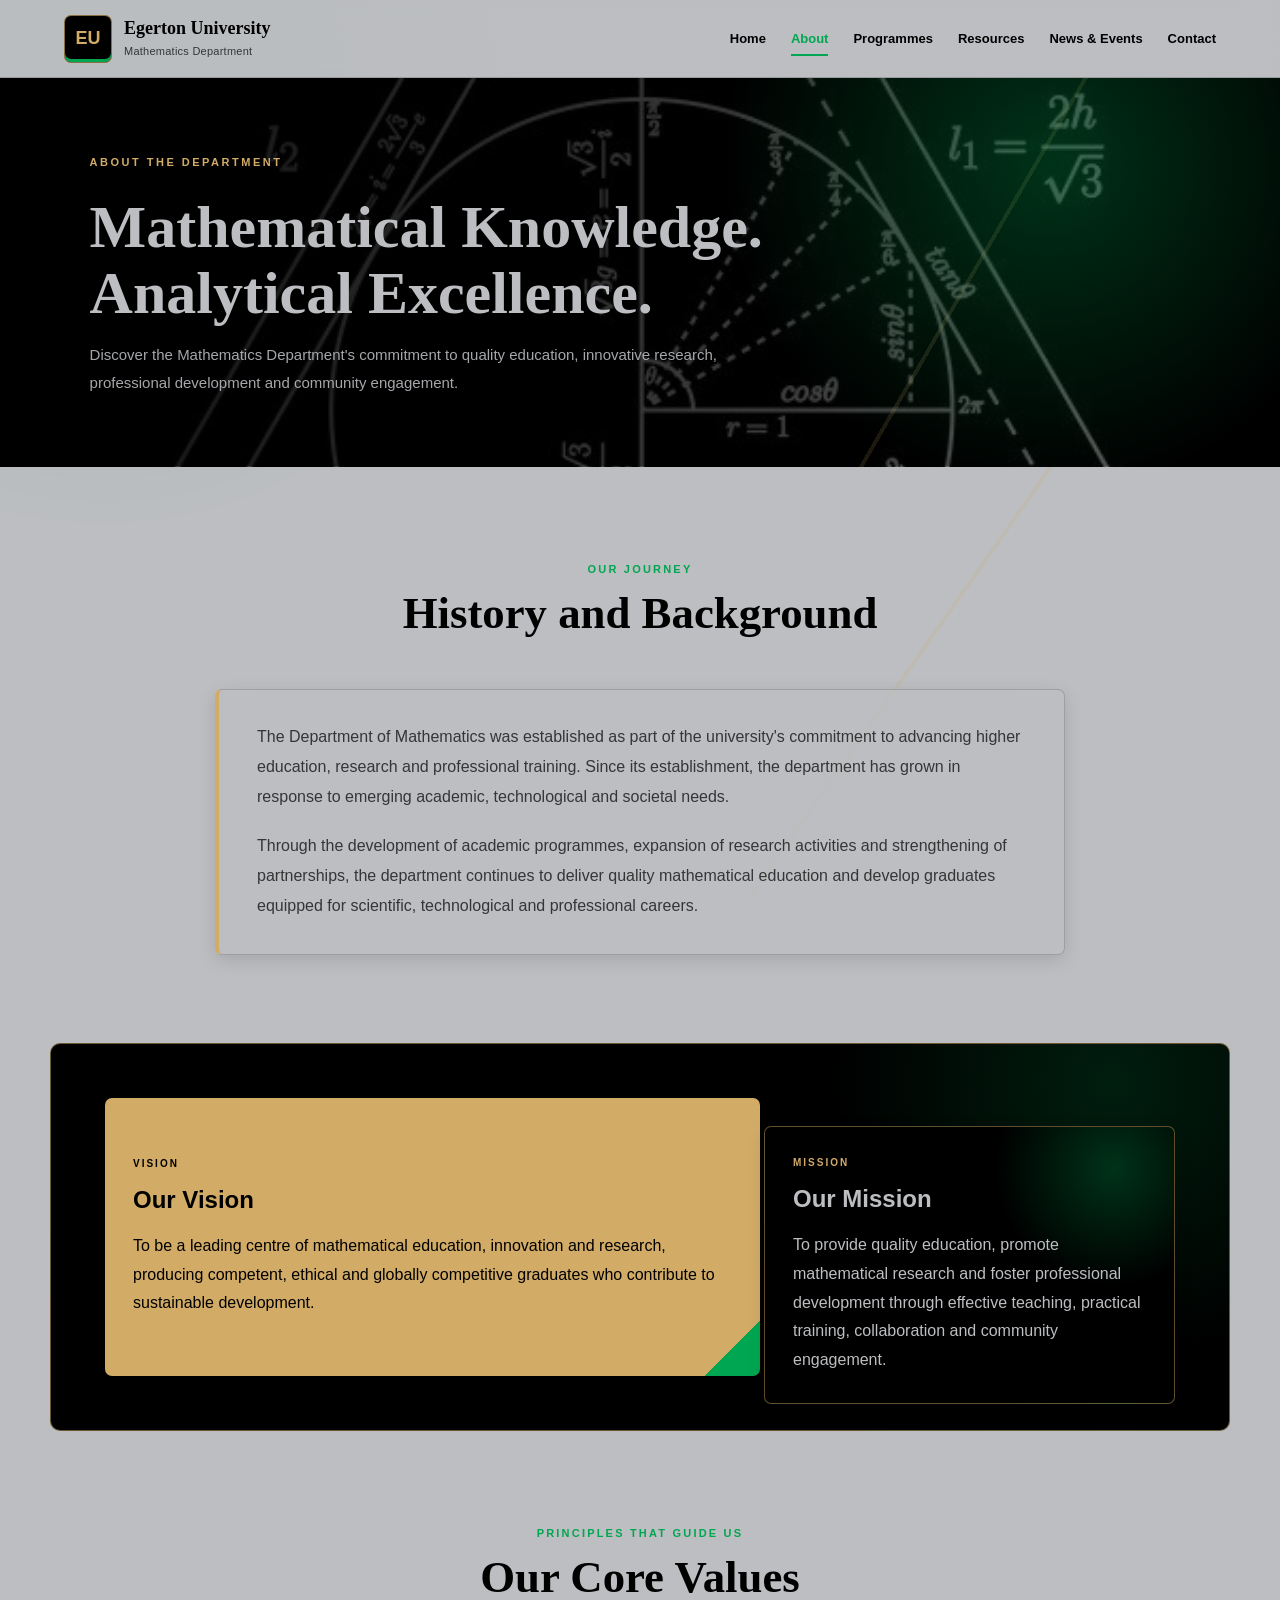
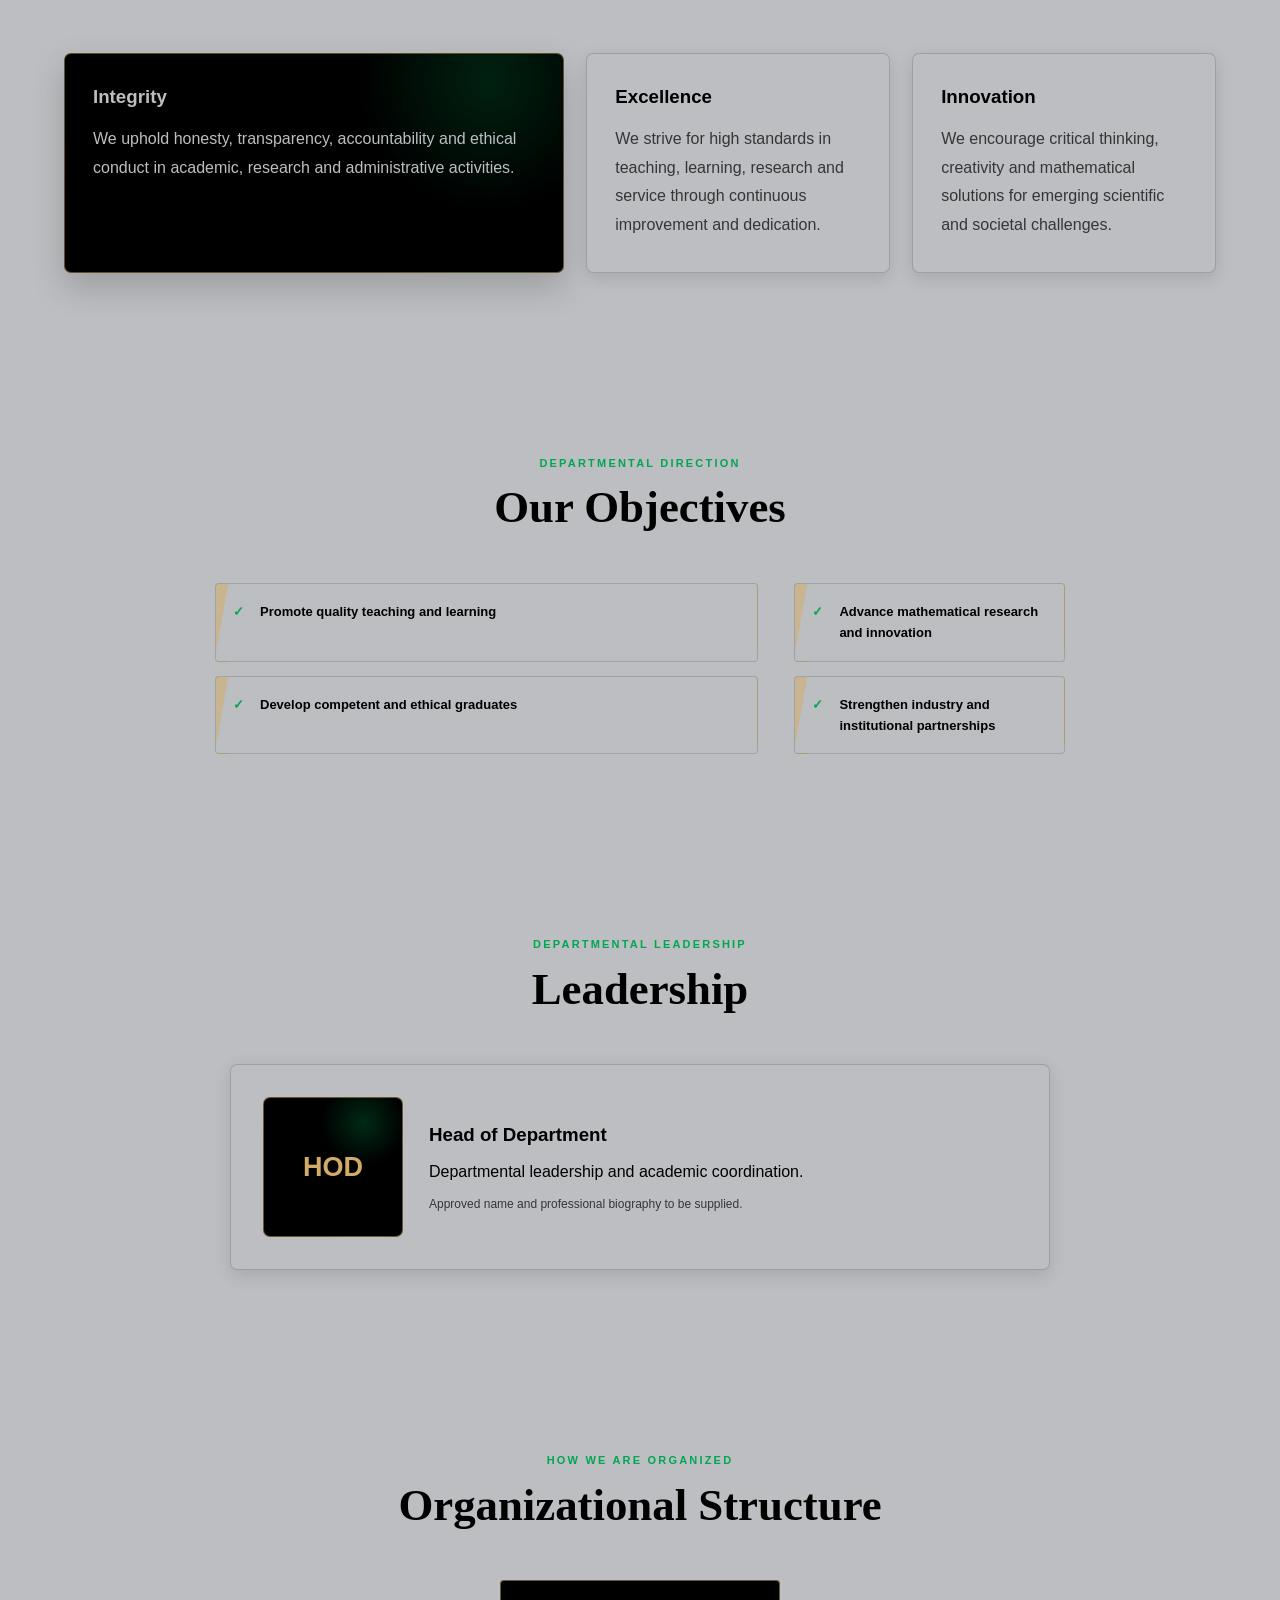
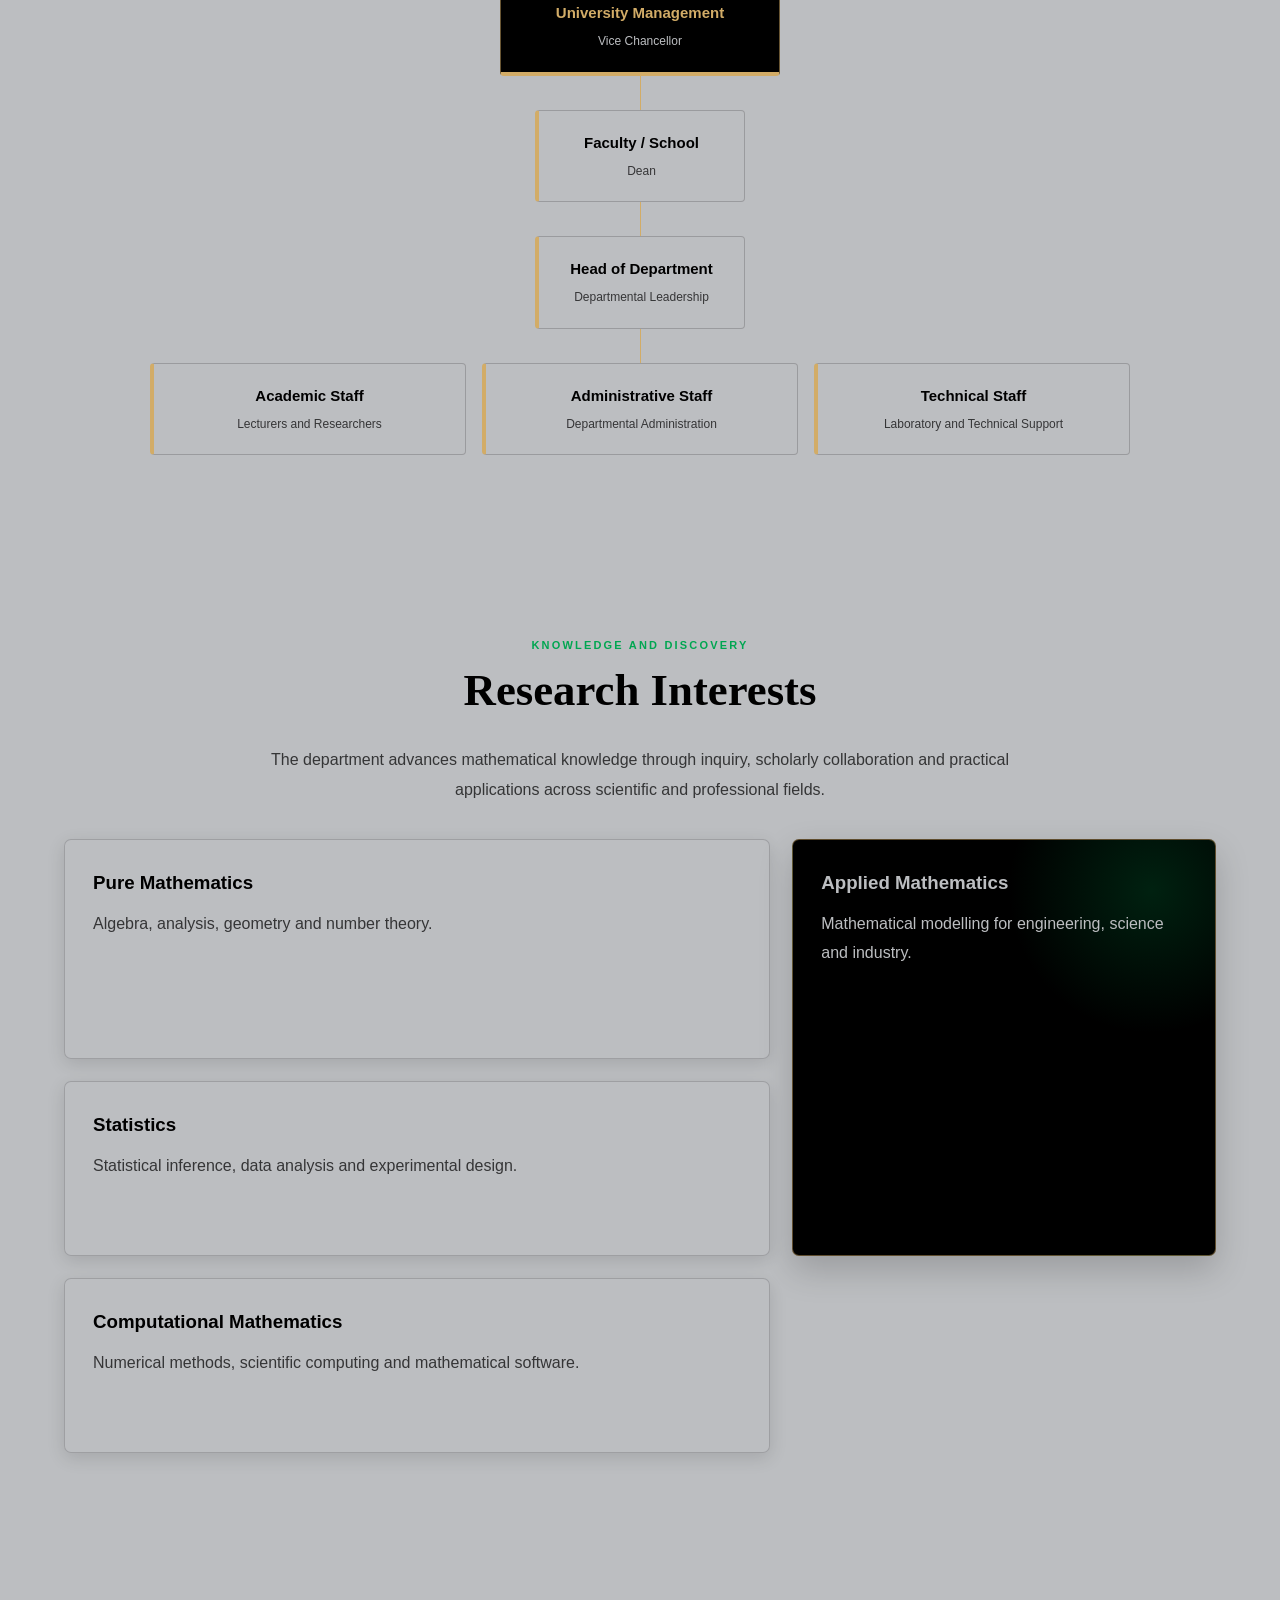
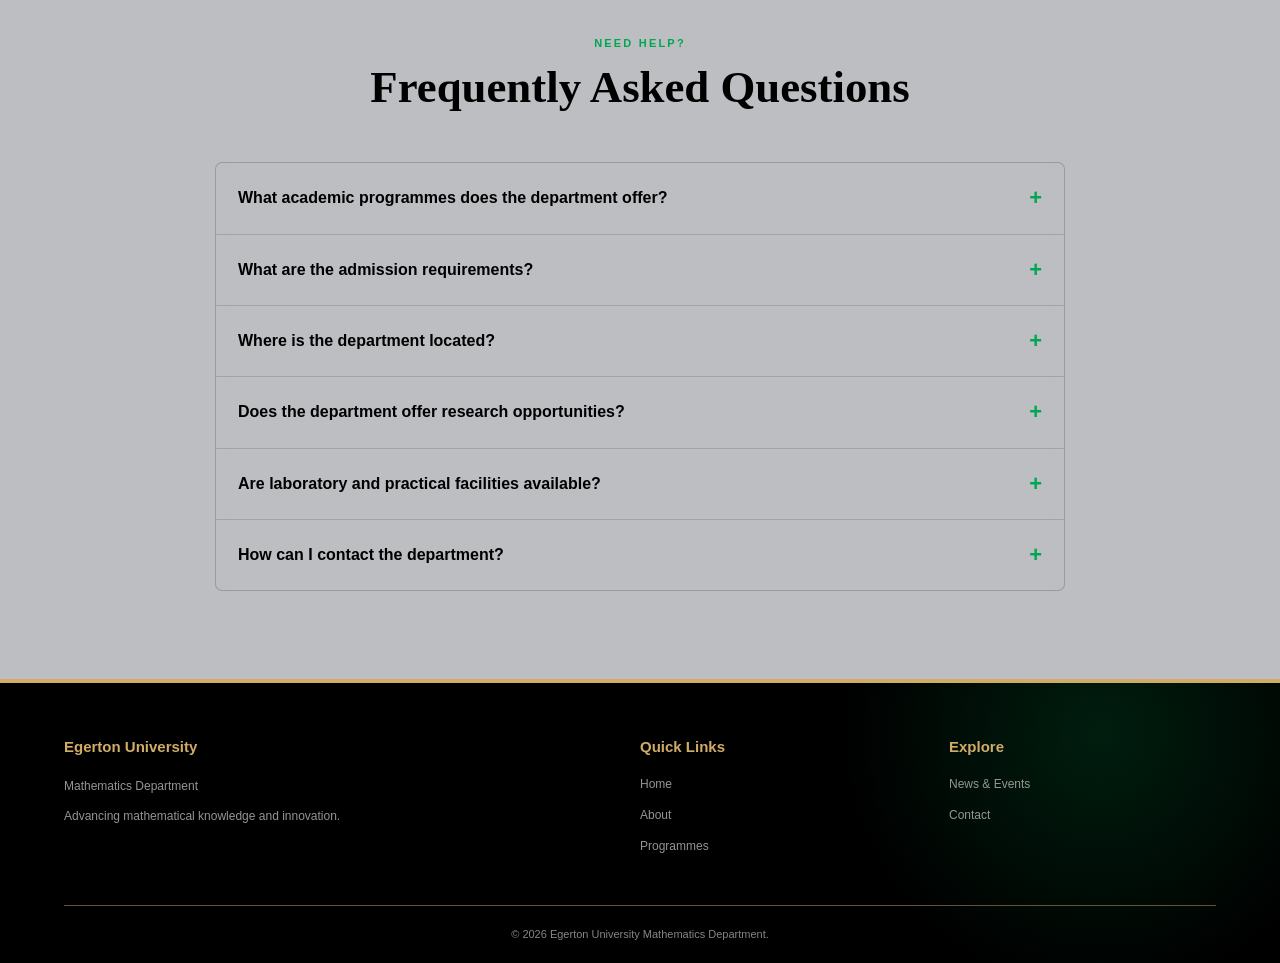
<file: about.html>
<!DOCTYPE html>
<html lang="en">
<head>
    <meta charset="UTF-8">
    <meta name="viewport" content="width=device-width, initial-scale=1.0">
    <title>About | Mathematics Department</title>
    <link rel="stylesheet" href="styles.css">
    <script src="index.js" defer></script>
</head>
<body>
    <header class="site-header">
        <div class="brand">
            <a href="index.html" class="logo" aria-label="Egerton Mathematics home">EU</a>
            <div class="brand-text"><h1>Egerton University</h1><p>Mathematics Department</p></div>
        </div>
        <nav class="main-nav" id="mainNav" aria-label="Main navigation">
            <a href="index.html">Home</a>
            <a href="about.html" class="active">About</a>
            <a href="index.html#programmes">Programmes</a>
            <a href="index.html#resources">Resources</a>
            <a href="main.html">News &amp; Events</a>
            <a href="contact.html">Contact</a>
        </nav>
        <button class="menu-toggle" id="menuToggle" type="button" aria-label="Open navigation menu" aria-expanded="false" aria-controls="mainNav">☰</button>
    </header>

    <main>
        <section class="page-hero" id="page_intro">
            <div>
                <span class="hero-tag">ABOUT THE DEPARTMENT</span>
                <h2>Mathematical Knowledge. Analytical Excellence.</h2>
                <p>Discover the Mathematics Department's commitment to quality education, innovative research, professional development and community engagement.</p>
            </div>
        </section>

        <section class="section-padding" id="history">
            <div class="section-heading"><span>OUR JOURNEY</span><h2>History and Background</h2></div>
            <div class="history-content">
                <p>The Department of Mathematics was established as part of the university's commitment to advancing higher education, research and professional training. Since its establishment, the department has grown in response to emerging academic, technological and societal needs.</p>
                <p>Through the development of academic programmes, expansion of research activities and strengthening of partnerships, the department continues to deliver quality mathematical education and develop graduates equipped for scientific, technological and professional careers.</p>
            </div>
        </section>

        <section class="section-padding vision-mission" id="vision-mission">
            <article class="value-card"><span class="card-label">VISION</span><h2>Our Vision</h2><p>To be a leading centre of mathematical education, innovation and research, producing competent, ethical and globally competitive graduates who contribute to sustainable development.</p></article>
            <article class="value-card" id="mission"><span class="card-label">MISSION</span><h2>Our Mission</h2><p>To provide quality education, promote mathematical research and foster professional development through effective teaching, practical training, collaboration and community engagement.</p></article>
        </section>

        <section class="section-padding" id="core-values">
            <div class="section-heading"><span>PRINCIPLES THAT GUIDE US</span><h2>Our Core Values</h2></div>
            <div class="values-container">
                <article class="value-card"><h3>Integrity</h3><p>We uphold honesty, transparency, accountability and ethical conduct in academic, research and administrative activities.</p></article>
                <article class="value-card"><h3>Excellence</h3><p>We strive for high standards in teaching, learning, research and service through continuous improvement and dedication.</p></article>
                <article class="value-card"><h3>Innovation</h3><p>We encourage critical thinking, creativity and mathematical solutions for emerging scientific and societal challenges.</p></article>
            </div>
        </section>

        <section class="section-padding" id="objectives">
            <div class="section-heading"><span>DEPARTMENTAL DIRECTION</span><h2>Our Objectives</h2></div>
            <ul class="objectives-list">
                <li>Promote quality teaching and learning</li>
                <li>Advance mathematical research and innovation</li>
                <li>Develop competent and ethical graduates</li>
                <li>Strengthen industry and institutional partnerships</li>
            </ul>
        </section>

        <section class="section-padding" id="leadership">
            <div class="section-heading"><span>DEPARTMENTAL LEADERSHIP</span><h2>Leadership</h2></div>
            <article class="leader-card">
                <div class="leader-placeholder" aria-label="Department portrait placeholder">HOD</div>
                <div><h3>Head of Department</h3><p>Departmental leadership and academic coordination.</p><p class="muted-note">Approved name and professional biography to be supplied.</p></div>
            </article>
        </section>

        <section class="section-padding" id="structure">
            <div class="section-heading"><span>HOW WE ARE ORGANIZED</span><h2>Organizational Structure</h2></div>
            <div class="organisation-chart">
                <div class="org-level"><div class="org-box university"><h3>University Management</h3><p>Vice Chancellor</p></div></div>
                <div class="org-line"></div>
                <div class="org-level"><div class="org-box faculty"><h3>Faculty / School</h3><p>Dean</p></div></div>
                <div class="org-line"></div>
                <div class="org-level"><div class="org-box department"><h3>Head of Department</h3><p>Departmental Leadership</p></div></div>
                <div class="org-line"></div>
                <div class="org-branches">
                    <div class="org-box"><h3>Academic Staff</h3><p>Lecturers and Researchers</p></div>
                    <div class="org-box"><h3>Administrative Staff</h3><p>Departmental Administration</p></div>
                    <div class="org-box"><h3>Technical Staff</h3><p>Laboratory and Technical Support</p></div>
                </div>
            </div>
        </section>

        <section class="section-padding" id="research">
            <div class="section-heading"><span>KNOWLEDGE AND DISCOVERY</span><h2>Research Interests</h2></div>
            <p class="research-introduction">The department advances mathematical knowledge through inquiry, scholarly collaboration and practical applications across scientific and professional fields.</p>
            <div class="research-container">
                <article class="value-card"><h3>Pure Mathematics</h3><p>Algebra, analysis, geometry and number theory.</p></article>
                <article class="value-card"><h3>Applied Mathematics</h3><p>Mathematical modelling for engineering, science and industry.</p></article>
                <article class="value-card"><h3>Statistics</h3><p>Statistical inference, data analysis and experimental design.</p></article>
                <article class="value-card"><h3>Computational Mathematics</h3><p>Numerical methods, scientific computing and mathematical software.</p></article>
            </div>
        </section>

        <section class="section-padding" id="faqs">
            <div class="section-heading"><span>NEED HELP?</span><h2>Frequently Asked Questions</h2></div>
            <div class="faq-list">
                <details><summary>What academic programmes does the department offer?</summary><p>Information on programmes is available on the department's academic programmes section.</p></details>
                <details><summary>What are the admission requirements?</summary><p>Admission requirements vary by programme and level. Applicants should consult the university's official admission guidelines.</p></details>
                <details><summary>Where is the department located?</summary><p>The department is located on the Egerton-Njoro campus. Contact details and directions are available on the contact page.</p></details>
                <details><summary>Does the department offer research opportunities?</summary><p>Yes. The department supports research among students and academic staff through projects, mentorship and academic collaboration.</p></details>
                <details><summary>Are laboratory and practical facilities available?</summary><p>The department provides relevant learning facilities and practical resources to support teaching, research, experimentation and skills development.</p></details>
                <details><summary>How can I contact the department?</summary><p>Use the departmental email, telephone number or contact form to submit an enquiry.</p></details>
            </div>
        </section>
    </main>

    <footer class="site-footer">
        <div class="footer-content">
            <div><h3>Egerton University</h3><p>Mathematics Department</p><p>Advancing mathematical knowledge and innovation.</p></div>
            <div><h3>Quick Links</h3><a href="index.html">Home</a><a href="about.html">About</a><a href="index.html#programmes">Programmes</a></div>
            <div><h3>Explore</h3><a href="main.html">News &amp; Events</a><a href="contact.html">Contact</a></div>
        </div>
        <div class="footer-bottom"><p>© 2026 Egerton University Mathematics Department.</p></div>
    </footer>
</body>
</html>
</file>
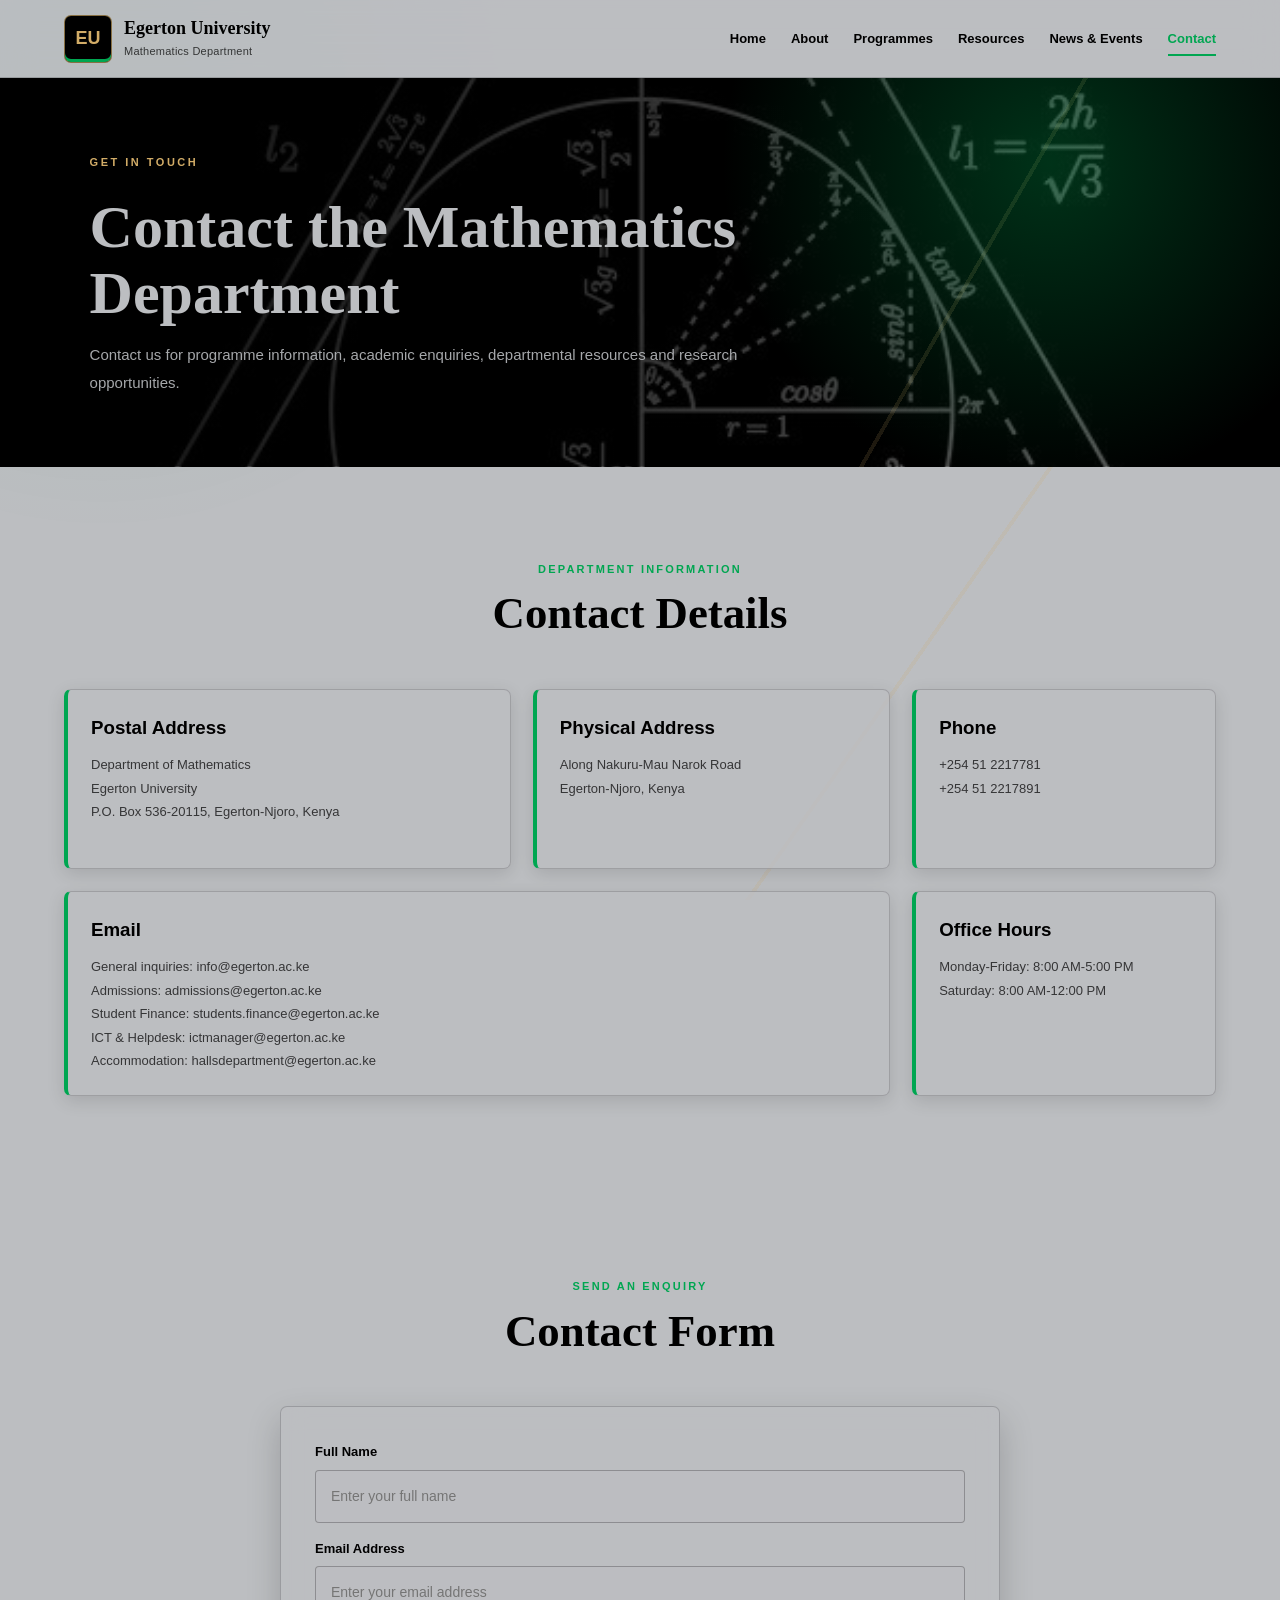
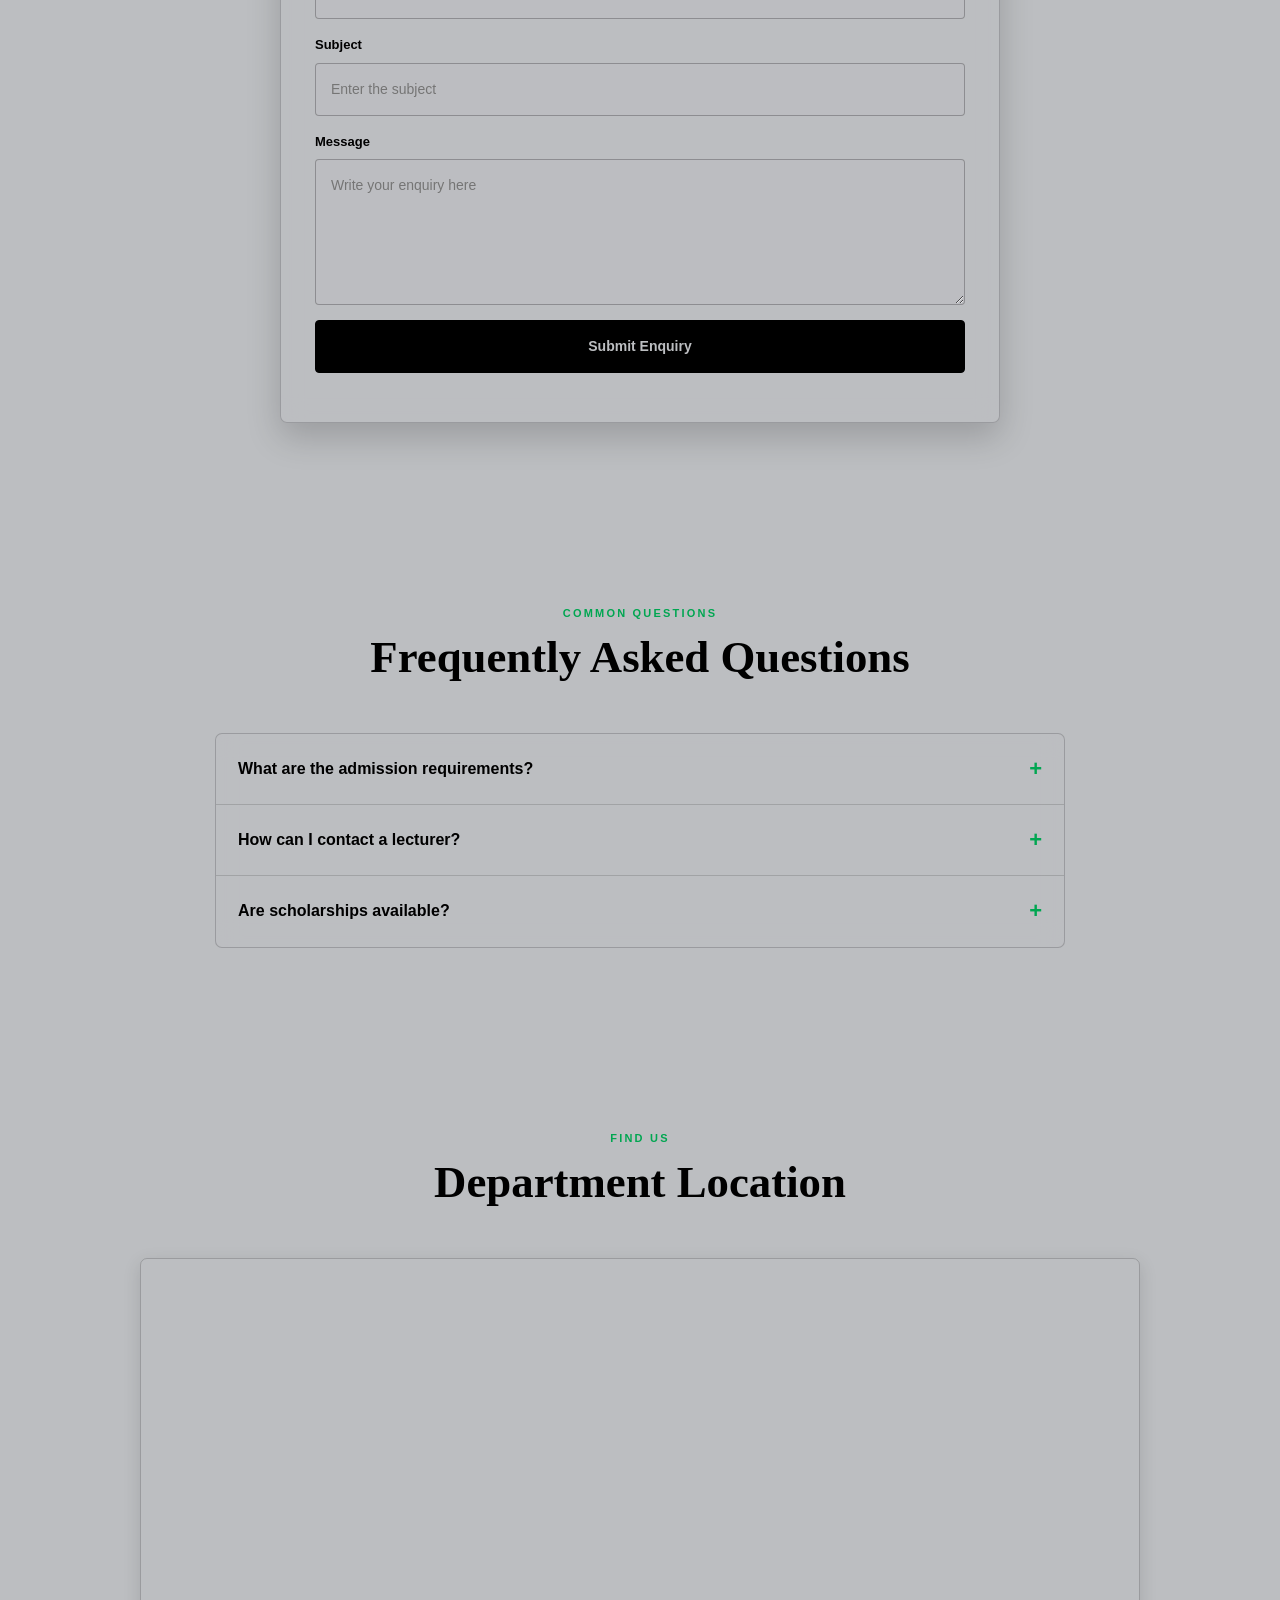
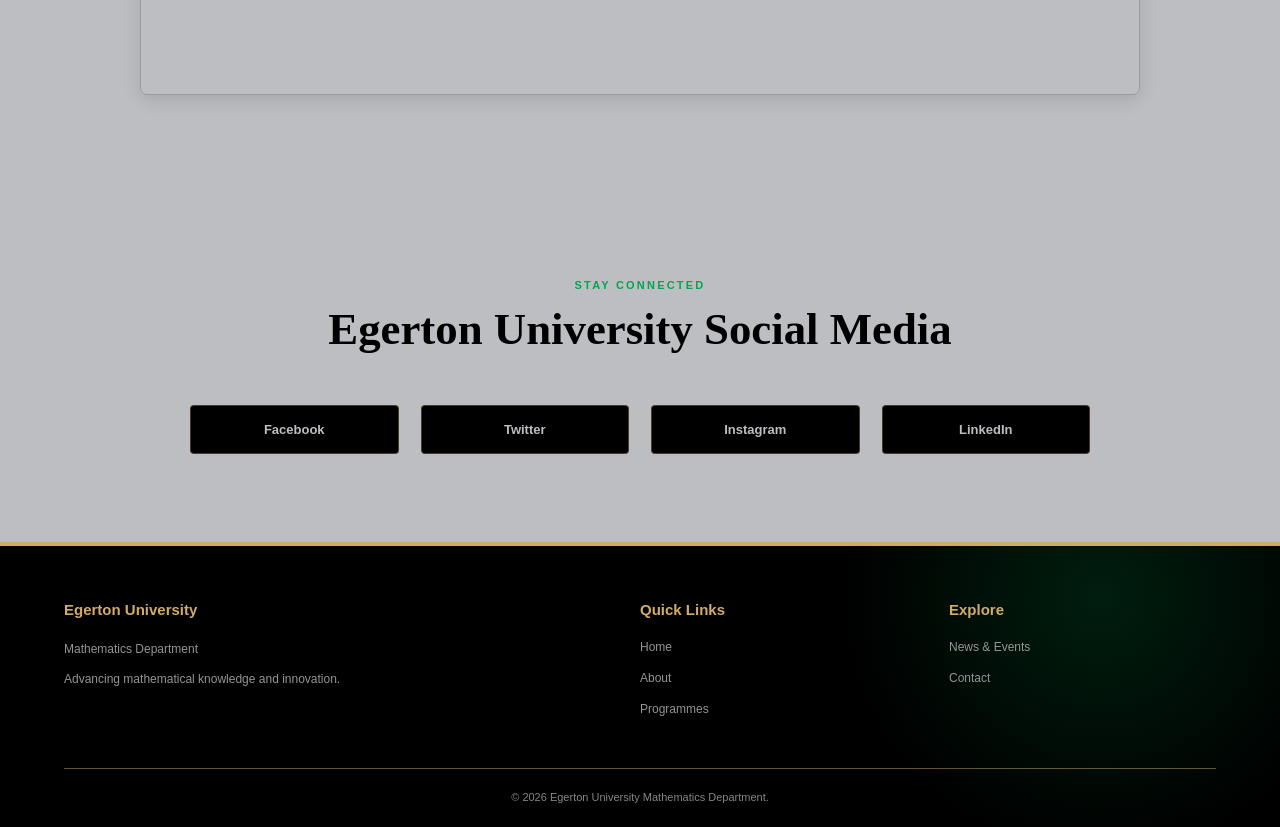
<file: contact.html>
<!DOCTYPE html>
<html lang="en">
<head>
    <meta charset="UTF-8">
    <meta name="viewport" content="width=device-width, initial-scale=1.0">
    <title>Contact | Mathematics Department</title>
    <link rel="stylesheet" href="styles.css">
    <script src="index.js" defer></script>
</head>
<body>
    <header class="site-header">
        <div class="brand">
            <a href="index.html" class="logo" aria-label="Egerton Mathematics home">EU</a>
            <div class="brand-text"><h1>Egerton University</h1><p>Mathematics Department</p></div>
        </div>
        <nav class="main-nav" id="mainNav" aria-label="Main navigation">
            <a href="index.html">Home</a>
            <a href="about.html">About</a>
            <a href="index.html#programmes">Programmes</a>
            <a href="index.html#resources">Resources</a>
            <a href="main.html">News &amp; Events</a>
            <a href="contact.html" class="active">Contact</a>
        </nav>
        <button class="menu-toggle" id="menuToggle" type="button" aria-label="Open navigation menu" aria-expanded="false" aria-controls="mainNav">☰</button>
    </header>

    <main>
        <section class="page-hero">
            <div>
                <span class="hero-tag">GET IN TOUCH</span>
                <h2>Contact the Mathematics Department</h2>
                <p>Contact us for programme information, academic enquiries, departmental resources and research opportunities.</p>
            </div>
        </section>

        <section class="section-padding">
            <div class="section-heading"><span>DEPARTMENT INFORMATION</span><h2>Contact Details</h2></div>
            <div class="details-container">
                <article class="detail-box">
                    <h3>Postal Address</h3>
                    <p>Department of Mathematics<br>Egerton University<br>P.O. Box 536-20115, Egerton-Njoro, Kenya</p>
                </article>
                <article class="detail-box">
                    <h3>Physical Address</h3>
                    <p>Along Nakuru-Mau Narok Road<br>Egerton-Njoro, Kenya</p>
                </article>
                <article class="detail-box">
                    <h3>Phone</h3>
                    <p><a href="tel:+254512217781">+254 51 2217781</a><br><a href="tel:+254512217891">+254 51 2217891</a></p>
                </article>
                <article class="detail-box">
                    <h3>Email</h3>
                    <p>
                        <a href="mailto:info@egerton.ac.ke">General inquiries: info@egerton.ac.ke</a><br>
                        <a href="mailto:admissions@egerton.ac.ke">Admissions: admissions@egerton.ac.ke</a><br>
                        <a href="mailto:students.finance@egerton.ac.ke">Student Finance: students.finance@egerton.ac.ke</a><br>
                        <a href="mailto:ictmanager@egerton.ac.ke">ICT &amp; Helpdesk: ictmanager@egerton.ac.ke</a><br>
                        <a href="mailto:hallsdepartment@egerton.ac.ke">Accommodation: hallsdepartment@egerton.ac.ke</a>
                    </p>
                </article>
                <article class="detail-box">
                    <h3>Office Hours</h3>
                    <p>Monday-Friday: 8:00 AM-5:00 PM<br>Saturday: 8:00 AM-12:00 PM</p>
                </article>
            </div>
        </section>

        <section class="section-padding">
            <div class="section-heading"><span>SEND AN ENQUIRY</span><h2>Contact Form</h2></div>
            <form id="contactForm" class="contact-form">
                <label for="name">Full Name</label>
                <input type="text" id="name" name="name" placeholder="Enter your full name" autocomplete="name" required>
                <label for="email">Email Address</label>
                <input type="email" id="email" name="email" placeholder="Enter your email address" autocomplete="email" required>
                <label for="subject">Subject</label>
                <input type="text" id="subject" name="subject" placeholder="Enter the subject" required>
                <label for="message">Message</label>
                <textarea id="message" name="message" rows="5" placeholder="Write your enquiry here" required></textarea>
                <button type="submit">Submit Enquiry</button>
                <p id="formResponse" aria-live="polite"></p>
            </form>
        </section>

        <section class="section-padding">
            <div class="section-heading"><span>COMMON QUESTIONS</span><h2>Frequently Asked Questions</h2></div>
            <div class="faq-list">
                <details><summary>What are the admission requirements?</summary><p>Requirements vary by programme and level of study. Consult the university admissions office for official guidance.</p></details>
                <details><summary>How can I contact a lecturer?</summary><p>Use the departmental office or the lecturer's official university email for enquiries.</p></details>
                <details><summary>Are scholarships available?</summary><p>Eligible students should consult the university's official scholarship information and admissions office.</p></details>
            </div>
        </section>

        <section class="section-padding map">
            <div class="section-heading"><span>FIND US</span><h2>Department Location</h2></div>
            <div class="map-frame">
                <iframe title="Map showing Egerton University" loading="lazy" src="https://maps.google.com/maps?q=-0.368944,35.929768&amp;z=11&amp;output=embed"></iframe>
            </div>
        </section>

        <section class="section-padding social">
            <div class="section-heading"><span>STAY CONNECTED</span><h2>Egerton University Social Media</h2></div>
            <div class="social-links">
                <a href="https://www.facebook.com/egertonuniversity" target="_blank" rel="noopener noreferrer">Facebook</a>
                <a href="https://twitter.com/egertonuniversity" target="_blank" rel="noopener noreferrer">Twitter</a>
                <a href="https://www.instagram.com/egertonuniversity/" target="_blank" rel="noopener noreferrer">Instagram</a>
                <a href="https://www.linkedin.com/school/egerton-university/" target="_blank" rel="noopener noreferrer">LinkedIn</a>
            </div>
        </section>
    </main>

    <footer class="site-footer">
        <div class="footer-content">
            <div><h3>Egerton University</h3><p>Mathematics Department</p><p>Advancing mathematical knowledge and innovation.</p></div>
            <div><h3>Quick Links</h3><a href="index.html">Home</a><a href="about.html">About</a><a href="index.html#programmes">Programmes</a></div>
            <div><h3>Explore</h3><a href="main.html">News &amp; Events</a><a href="contact.html">Contact</a></div>
        </div>
        <div class="footer-bottom"><p>© 2026 Egerton University Mathematics Department.</p></div>
    </footer>
</body>
</html>
</file>
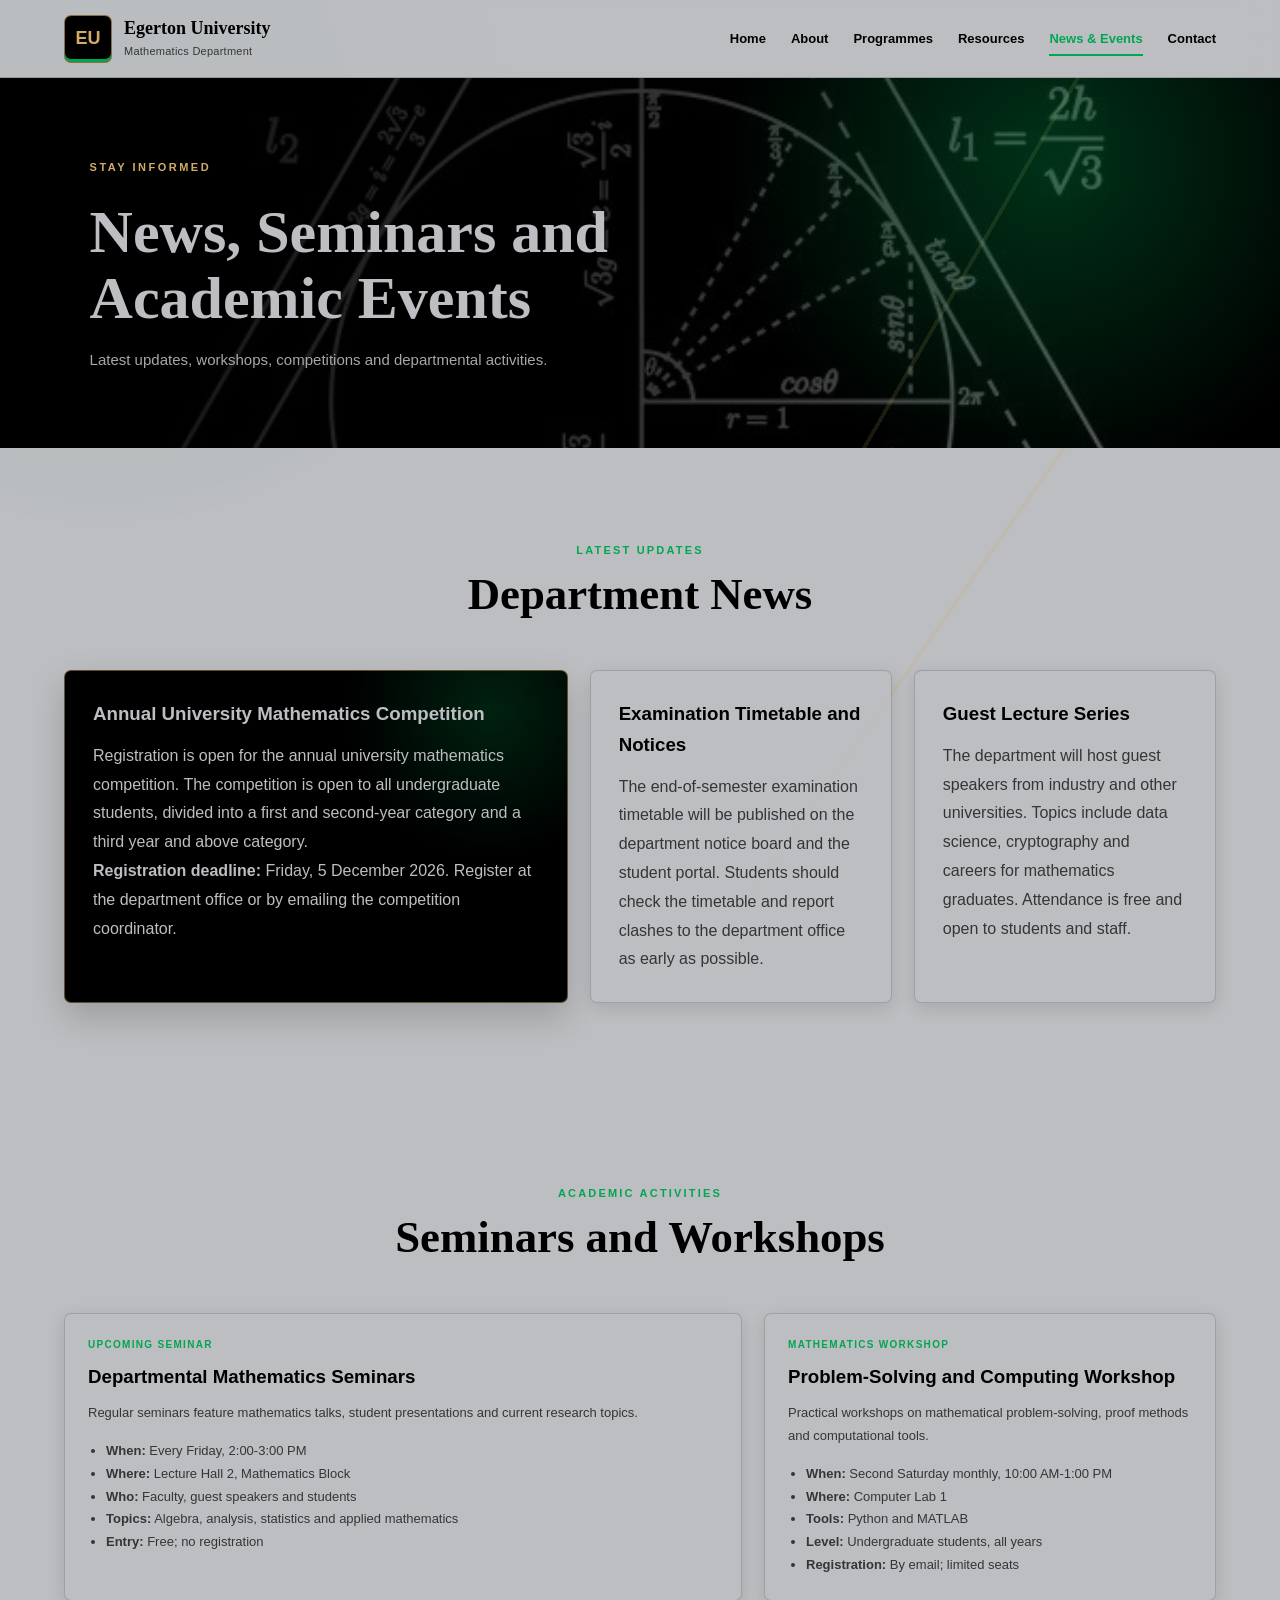
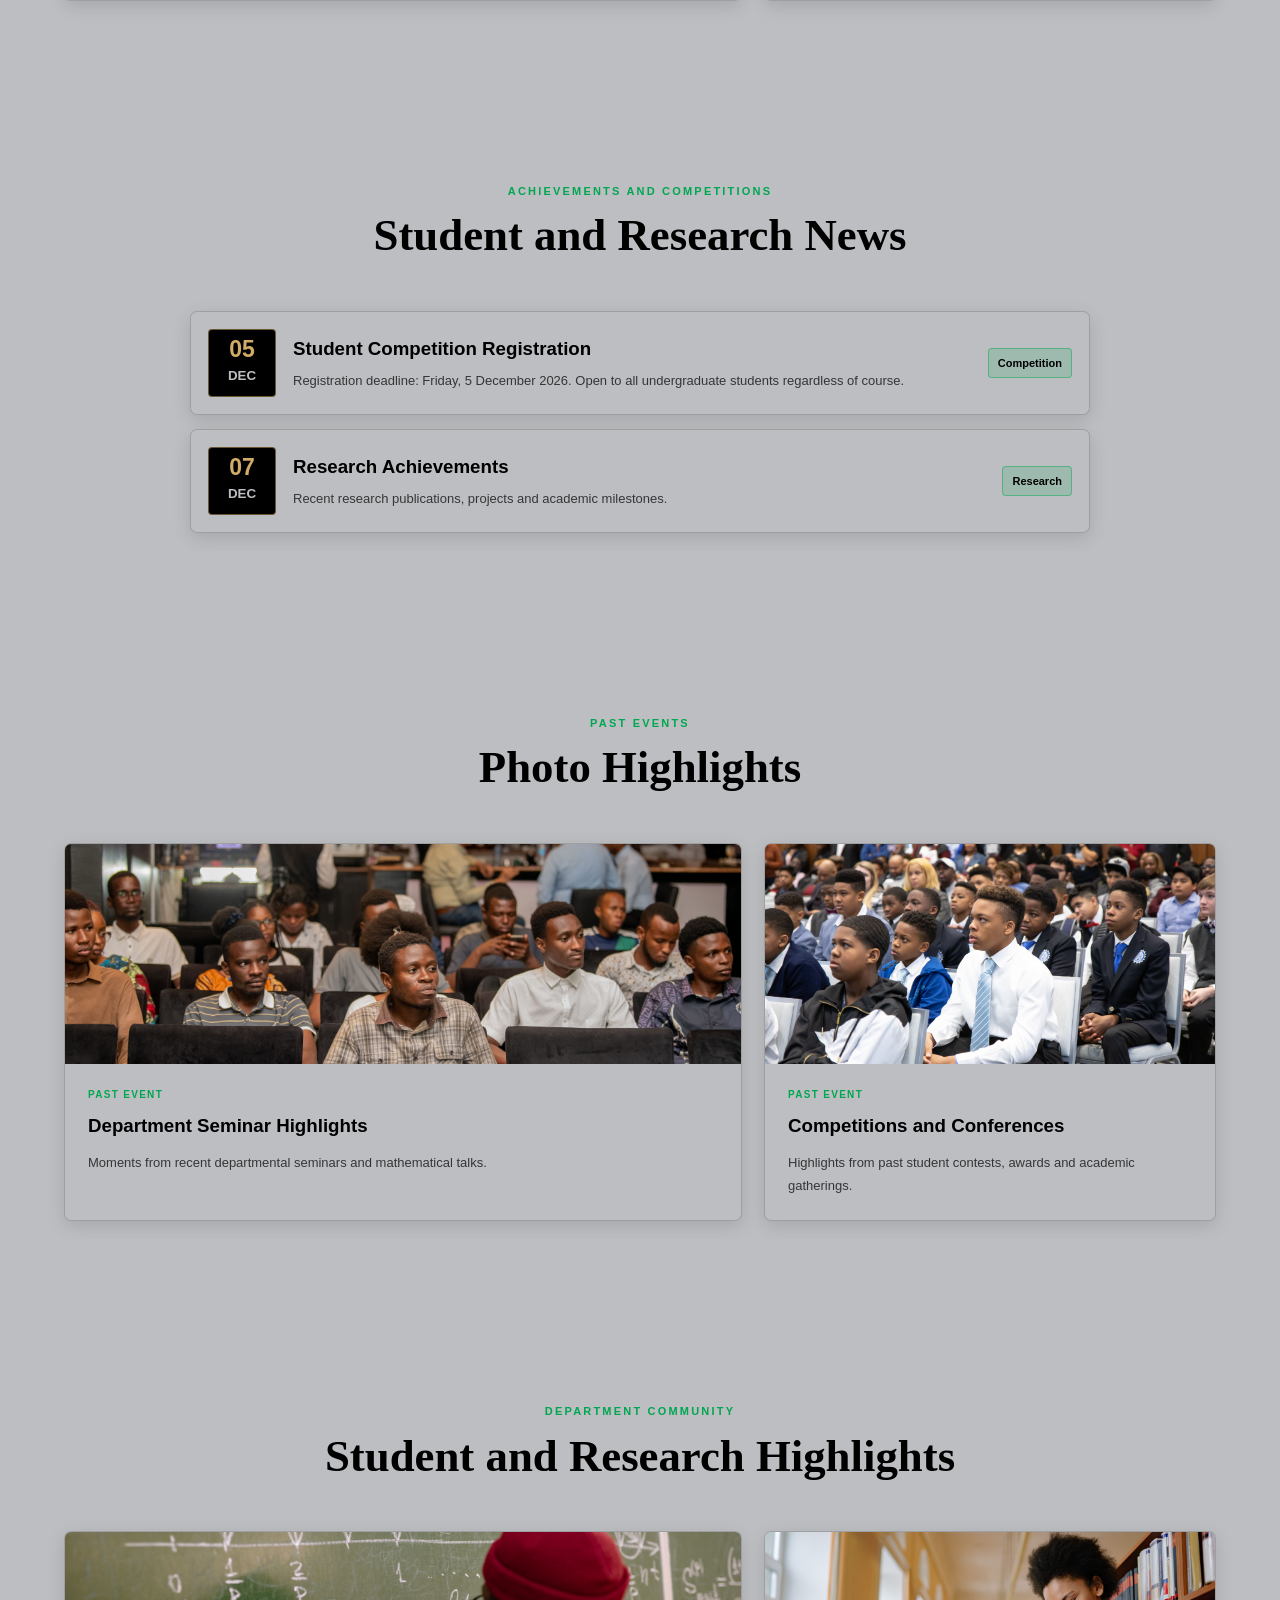
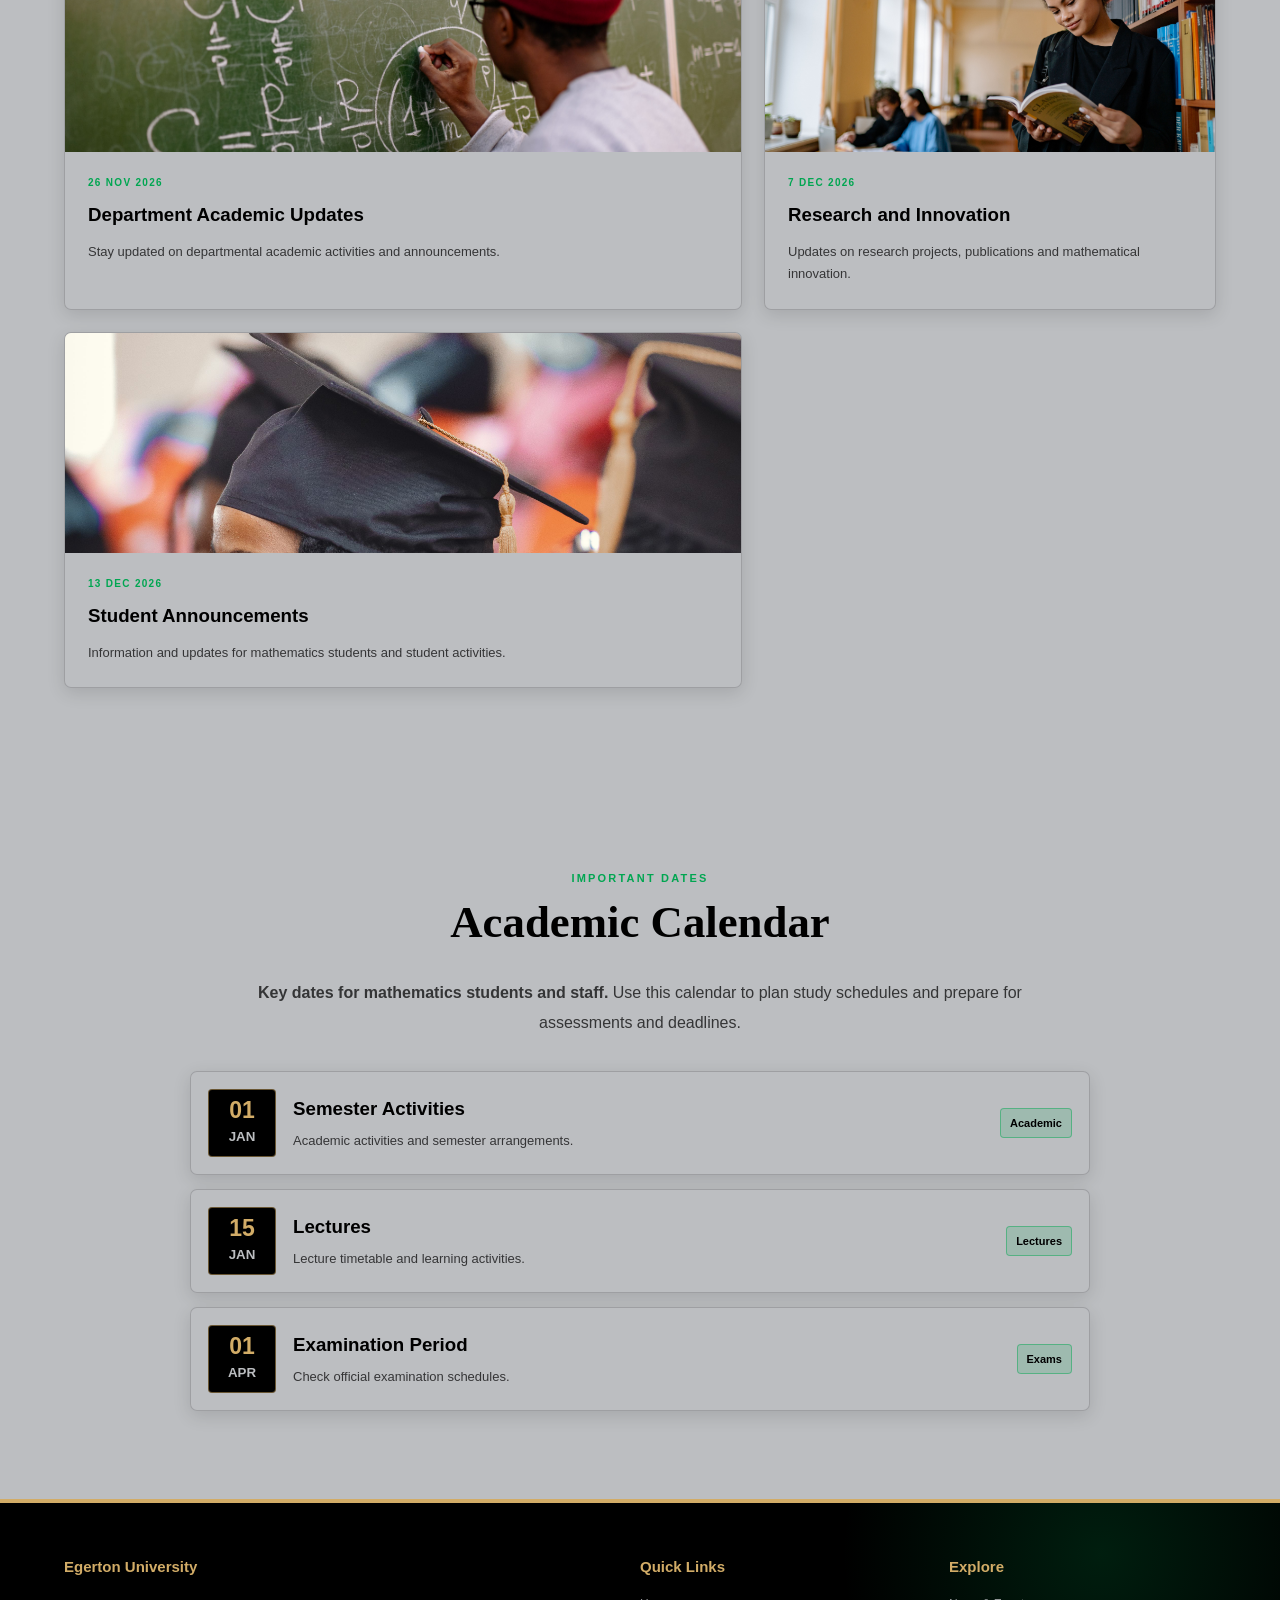
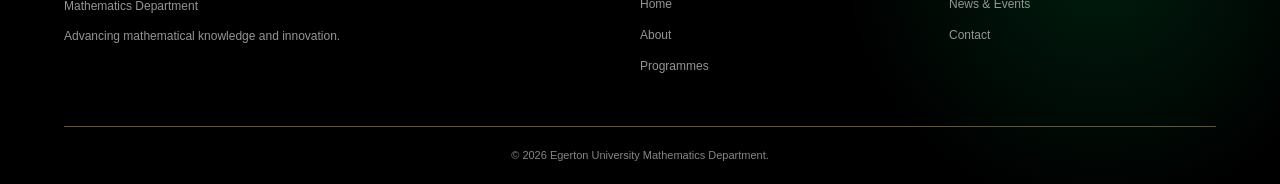
<file: main.html>
<!DOCTYPE html>
<html lang="en">
<head>
    <meta charset="UTF-8">
    <meta name="viewport" content="width=device-width, initial-scale=1.0">
    <title>News and Events | Mathematics Department</title>
    <link rel="stylesheet" href="styles.css">
    <script src="index.js" defer></script>
</head>
<body>
    <header class="site-header">
        <div class="brand">
            <a href="index.html" class="logo" aria-label="Egerton Mathematics home">EU</a>
            <div class="brand-text"><h1>Egerton University</h1><p>Mathematics Department</p></div>
        </div>
        <nav class="main-nav" id="mainNav" aria-label="Main navigation">
            <a href="index.html">Home</a>
            <a href="about.html">About</a>
            <a href="index.html#programmes">Programmes</a>
            <a href="index.html#resources">Resources</a>
            <a href="main.html" class="active">News &amp; Events</a>
            <a href="contact.html">Contact</a>
        </nav>
        <button class="menu-toggle" id="menuToggle" type="button" aria-label="Open navigation menu" aria-expanded="false" aria-controls="mainNav">☰</button>
    </header>

    <main>
        <section class="page-hero">
            <div>
                <span class="hero-tag">STAY INFORMED</span>
                <h2>News, Seminars and Academic Events</h2>
                <p>Latest updates, workshops, competitions and departmental activities.</p>
            </div>
        </section>

        <section class="section-padding">
            <div class="section-heading"><span>LATEST UPDATES</span><h2>Department News</h2></div>
            <div class="news-updates">
                <article class="value-card">
                    <h3>Annual University Mathematics Competition</h3>
                    <p>Registration is open for the annual university mathematics competition. The competition is open to all undergraduate students, divided into a first and second-year category and a third year and above category.</p>
                    <p><strong>Registration deadline:</strong> Friday, 5 December 2026. Register at the department office or by emailing the competition coordinator.</p>
                </article>
                <article class="value-card">
                    <h3>Examination Timetable and Notices</h3>
                    <p>The end-of-semester examination timetable will be published on the department notice board and the student portal. Students should check the timetable and report clashes to the department office as early as possible.</p>
                </article>
                <article class="value-card">
                    <h3>Guest Lecture Series</h3>
                    <p>The department will host guest speakers from industry and other universities. Topics include data science, cryptography and careers for mathematics graduates. Attendance is free and open to students and staff.</p>
                </article>
            </div>
        </section>

        <section class="section-padding">
            <div class="section-heading"><span>ACADEMIC ACTIVITIES</span><h2>Seminars and Workshops</h2></div>
            <div class="news-grid">
                <article class="news-card">
                    <div class="news-content">
                        <span class="news-date">UPCOMING SEMINAR</span>
                        <h3>Departmental Mathematics Seminars</h3>
                        <p>Regular seminars feature mathematics talks, student presentations and current research topics.</p>
                        <ul class="details">
                            <li><strong>When:</strong> Every Friday, 2:00-3:00 PM</li>
                            <li><strong>Where:</strong> Lecture Hall 2, Mathematics Block</li>
                            <li><strong>Who:</strong> Faculty, guest speakers and students</li>
                            <li><strong>Topics:</strong> Algebra, analysis, statistics and applied mathematics</li>
                            <li><strong>Entry:</strong> Free; no registration</li>
                        </ul>
                    </div>
                </article>
                <article class="news-card">
                    <div class="news-content">
                        <span class="news-date">MATHEMATICS WORKSHOP</span>
                        <h3>Problem-Solving and Computing Workshop</h3>
                        <p>Practical workshops on mathematical problem-solving, proof methods and computational tools.</p>
                        <ul class="details">
                            <li><strong>When:</strong> Second Saturday monthly, 10:00 AM-1:00 PM</li>
                            <li><strong>Where:</strong> Computer Lab 1</li>
                            <li><strong>Tools:</strong> Python and MATLAB</li>
                            <li><strong>Level:</strong> Undergraduate students, all years</li>
                            <li><strong>Registration:</strong> By email; limited seats</li>
                        </ul>
                    </div>
                </article>
            </div>
        </section>

        <section class="section-padding">
            <div class="section-heading"><span>ACHIEVEMENTS AND COMPETITIONS</span><h2>Student and Research News</h2></div>
            <div class="calendar-list">
                <article class="calendar-item">
                    <div class="date-box"><span>05</span><small>DEC</small></div>
                    <div class="event-details"><h3>Student Competition Registration</h3><p>Registration deadline: Friday, 5 December 2026. Open to all undergraduate students regardless of course.</p></div>
                    <span class="event-status">Competition</span>
                </article>
                <article class="calendar-item">
                    <div class="date-box"><span>07</span><small>DEC</small></div>
                    <div class="event-details"><h3>Research Achievements</h3><p>Recent research publications, projects and academic milestones.</p></div>
                    <span class="event-status">Research</span>
                </article>
            </div>
        </section>

        <section class="section-padding">
            <div class="section-heading"><span>PAST EVENTS</span><h2>Photo Highlights</h2></div>
            <div class="news-grid">
                <article class="news-card">
                    <img src="Maths seminar event.jpg" alt="Students attending a mathematics seminar">
                    <div class="news-content"><span class="news-date">PAST EVENT</span><h3>Department Seminar Highlights</h3><p>Moments from recent departmental seminars and mathematical talks.</p></div>
                </article>
                <article class="news-card">
                    <img src="Conference.jpg" alt="Students gathered at an academic conference">
                    <div class="news-content"><span class="news-date">PAST EVENT</span><h3>Competitions and Conferences</h3><p>Highlights from past student contests, awards and academic gatherings.</p></div>
                </article>
            </div>
        </section>

        <section class="section-padding">
            <div class="section-heading"><span>DEPARTMENT COMMUNITY</span><h2>Student and Research Highlights</h2></div>
            <div class="news-grid">
                <article class="news-card">
                    <img src="Student.jpg" alt="Mathematics student studying in the university library">
                    <div class="news-content"><span class="news-date">26 NOV 2026</span><h3>Department Academic Updates</h3><p>Stay updated on departmental academic activities and announcements.</p></div>
                </article>
                <article class="news-card">
                    <img src="Research.jpg" alt="University research and academic study">
                    <div class="news-content"><span class="news-date">7 DEC 2026</span><h3>Research and Innovation</h3><p>Updates on research projects, publications and mathematical innovation.</p></div>
                </article>
                <article class="news-card">
                    <img src="University students.jpg" alt="University students at an academic event">
                    <div class="news-content"><span class="news-date">13 DEC 2026</span><h3>Student Announcements</h3><p>Information and updates for mathematics students and student activities.</p></div>
                </article>
            </div>
        </section>

        <section class="section-padding">
            <div class="section-heading"><span>IMPORTANT DATES</span><h2>Academic Calendar</h2></div>
            <p class="calendar-introduction"><strong>Key dates for mathematics students and staff.</strong> Use this calendar to plan study schedules and prepare for assessments and deadlines.</p>
            <div class="calendar-list">
                <article class="calendar-item"><div class="date-box"><span>01</span><small>JAN</small></div><div class="event-details"><h3>Semester Activities</h3><p>Academic activities and semester arrangements.</p></div><span class="event-status">Academic</span></article>
                <article class="calendar-item"><div class="date-box"><span>15</span><small>JAN</small></div><div class="event-details"><h3>Lectures</h3><p>Lecture timetable and learning activities.</p></div><span class="event-status">Lectures</span></article>
                <article class="calendar-item"><div class="date-box"><span>01</span><small>APR</small></div><div class="event-details"><h3>Examination Period</h3><p>Check official examination schedules.</p></div><span class="event-status">Exams</span></article>
            </div>
        </section>
    </main>

    <footer class="site-footer">
        <div class="footer-content">
            <div><h3>Egerton University</h3><p>Mathematics Department</p><p>Advancing mathematical knowledge and innovation.</p></div>
            <div><h3>Quick Links</h3><a href="index.html">Home</a><a href="about.html">About</a><a href="index.html#programmes">Programmes</a></div>
            <div><h3>Explore</h3><a href="main.html">News &amp; Events</a><a href="contact.html">Contact</a></div>
        </div>
        <div class="footer-bottom"><p>© 2026 Egerton University Mathematics Department.</p></div>
    </footer>
</body>
</html>
</file>
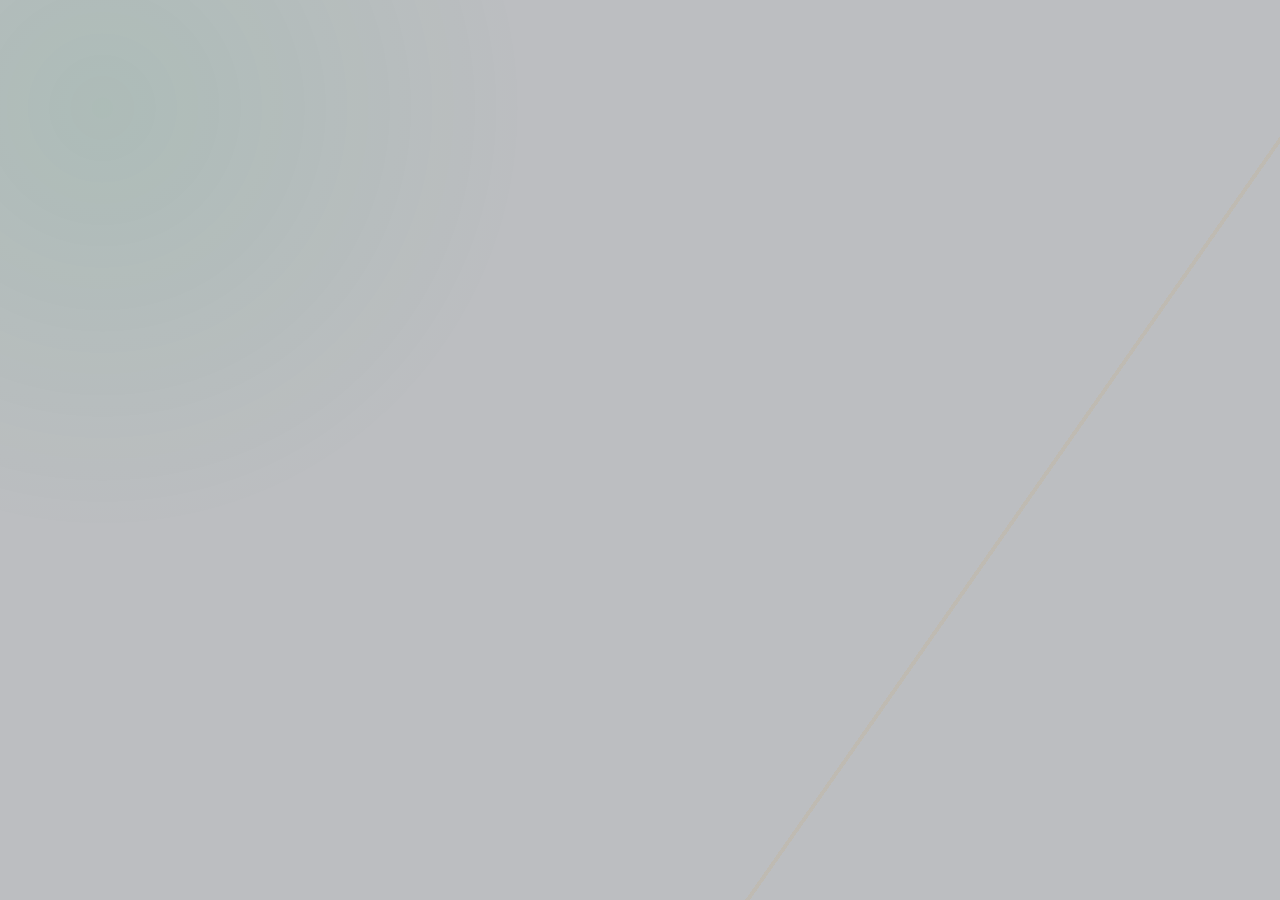
<file: news.html>
<!DOCTYPE html>
<html lang="en">
<head>
    <meta charset="UTF-8">
    <meta name="viewport" content="width=device-width, initial-scale=1.0">
    <title>mathnews</title>
    <link rel="stylesheet" href="styles.css">
</head>
<body>
    
</body>
</html>
</file>
<file: styles.css>
/* =========================================================
   EGERTON UNIVERSITY — FUTURISTIC INSTITUTIONAL DESIGN
   Palette: Green, Red, Gold, Grey and Black only.
   Replaces the previous layered/duplicated stylesheet.
   ========================================================= */

:root {
    /* Brand palette */
    --green: #00A651;
    --red: #ED1C24;
    --gold: #D2AC67;
    --grey: #BCBEC1;
    --black: #000000;

    /* Semantic tokens */
    --navy: var(--black);
    --navy-deep: var(--black);
    --white: var(--grey);
    --background: var(--grey);
    --surface: var(--grey);
    --text: var(--black);
    --muted: rgba(0, 0, 0, 0.72);
    --border: rgba(0, 0, 0, 0.18);
    --green-light: rgba(0, 166, 81, 0.14);
    --navy-light: rgba(0, 0, 0, 0.06);

    /* Glass surfaces */
    --glass-light: rgba(188, 190, 193, 0.76);
    --glass-dark: rgba(0, 0, 0, 0.72);
    --glass-border: rgba(188, 190, 193, 0.32);
    --glass-blur: 16px;

    /* Layout */
    --container: 1180px;
    --section-space: 88px;
    --radius-sm: 4px;
    --radius-md: 7px;
    --radius-lg: 10px;

    /* Shadows */
    --shadow-sm: 0 5px 18px rgba(0, 0, 0, 0.12);
    --shadow-md: 0 14px 34px rgba(0, 0, 0, 0.18);
    --shadow-glass: 0 12px 32px rgba(0, 0, 0, 0.18);

    /* Motion */
    --ease: 220ms ease;
}

*,
*::before,
*::after {
    box-sizing: border-box;
    margin: 0;
    padding: 0;
}

html {
    scroll-behavior: smooth;
    scroll-padding-top: 100px;
}

body {
    min-height: 100vh;
    background: var(--background);
    color: var(--text);
    font-family: Inter, "Segoe UI", Arial, Helvetica, sans-serif;
    line-height: 1.65;
    overflow-x: hidden;
}

body::before {
    content: "";
    position: fixed;
    inset: 0;
    z-index: -1;
    pointer-events: none;
    background:
        linear-gradient(
            125deg,
            transparent 0 72%,
            rgba(210, 172, 103, 0.16) 72% 72.25%,
            transparent 72.25% 100%
        ),
        radial-gradient(
            circle at 8% 12%,
            rgba(0, 166, 81, 0.08),
            transparent 30%
        );
}

img {
    max-width: 100%;
}

a {
    color: inherit;
    text-decoration: none;
    transition:
        color var(--ease),
        background-color var(--ease),
        border-color var(--ease),
        transform var(--ease),
        box-shadow var(--ease);
}

button,
input,
textarea {
    font: inherit;
}

button,
a {
    -webkit-tap-highlight-color: transparent;
}

button {
    cursor: pointer;
}

::selection {
    background: var(--green);
    color: var(--grey);
}

/* ---------------------------------------------------------
   ANNOUNCEMENT BAR
   --------------------------------------------------------- */

.announcement-bar {
    min-height: 38px;
    padding: 8px max(5%, calc((100% - var(--container)) / 2));
    display: flex;
    align-items: center;
    justify-content: space-between;
    gap: 18px;
    background:
        linear-gradient(
            105deg,
            var(--black) 0 86%,
            var(--green) 86% 100%
        );
    color: var(--grey);
    border-bottom: 1px solid rgba(210, 172, 103, 0.65);
    font-size: 12px;
}

.announcement-label {
    flex-shrink: 0;
    padding: 3px 9px;
    background: var(--red);
    color: var(--grey);
    border-radius: var(--radius-sm);
    font-size: 10px;
    font-weight: 800;
    letter-spacing: 1.1px;
    text-transform: uppercase;
}

.announcement-bar p {
    flex: 1;
}

.announcement-bar a {
    color: var(--gold);
    font-weight: 700;
}

.announcement-bar a:hover {
    color: var(--grey);
}

/* ---------------------------------------------------------
   HEADER AND NAVIGATION
   --------------------------------------------------------- */

.site-header {
    position: sticky;
    top: 0;
    z-index: 100;
    width: 100%;
    min-height: 78px;
    padding: 12px max(5%, calc((100% - var(--container)) / 2));
    display: flex;
    align-items: center;
    justify-content: space-between;
    gap: 25px;
    background: var(--glass-light);
    border-bottom: 1px solid var(--border);
    backdrop-filter: blur(var(--glass-blur));
    -webkit-backdrop-filter: blur(var(--glass-blur));
}

.brand {
    display: flex;
    align-items: center;
    gap: 12px;
    flex-shrink: 0;
}

.logo {
    width: 48px;
    height: 48px;
    display: grid;
    place-items: center;
    background: var(--black);
    color: var(--gold);
    border: 1px solid rgba(210, 172, 103, 0.65);
    border-radius: var(--radius-md);
    box-shadow: inset 0 -3px 0 var(--green);
    font-size: 18px;
    font-weight: 800;
}

.brand-text h1 {
    color: var(--black);
    font-family: Georgia, "Times New Roman", serif;
    font-size: 18px;
    line-height: 1.25;
}

.brand-text p {
    margin-top: 3px;
    color: var(--muted);
    font-size: 11px;
    letter-spacing: 0.25px;
}

.main-nav {
    display: flex;
    align-items: center;
    gap: 25px;
}

.main-nav a {
    position: relative;
    padding: 10px 0;
    color: var(--black);
    font-size: 13px;
    font-weight: 650;
}

.main-nav a::after {
    content: "";
    position: absolute;
    left: 0;
    bottom: 3px;
    width: 0;
    height: 2px;
    background: var(--green);
    transition: width var(--ease);
}

.main-nav a:hover,
.main-nav a.active {
    color: var(--green);
}

.main-nav a:hover::after,
.main-nav a.active::after {
    width: 100%;
}

.menu-toggle {
    display: none;
    padding: 8px 12px;
    background: var(--black);
    color: var(--grey);
    border: 1px solid rgba(210, 172, 103, 0.55);
    border-radius: var(--radius-sm);
    font-size: 19px;
}

/* ---------------------------------------------------------
   HERO SECTIONS
   --------------------------------------------------------- */

.hero,
.page-hero {
    position: relative;
    isolation: isolate;
    overflow: hidden;
    display: flex;
    align-items: center;
    color: var(--grey);
    background-color: var(--black);
    background-position: center;
    background-size: cover;
}

.hero {
    min-height: 530px;
    padding: 90px max(7%, calc((100% - var(--container)) / 2));
    background-image:
        linear-gradient(
            100deg,
            rgba(0, 0, 0, 0.97) 0%,
            rgba(0, 0, 0, 0.88) 54%,
            rgba(0, 0, 0, 0.48) 100%
        ),
        url("images/img2.jpg");
}

.hero::before,
.page-hero::before {
    content: "";
    position: absolute;
    inset: 0;
    z-index: -1;
    pointer-events: none;
    background:
        radial-gradient(
            circle at 82% 22%,
            rgba(0, 166, 81, 0.30),
            transparent 30%
        ),
        linear-gradient(
            120deg,
            transparent 0 72%,
            rgba(210, 172, 103, 0.14) 72% 72.3%,
            transparent 72.3% 100%
        );
}

.hero::after {
    content: "";
    position: absolute;
    right: 0;
    bottom: 0;
    width: 30%;
    height: 4px;
    background: var(--gold);
}

.hero-content {
    position: relative;
    z-index: 1;
    max-width: 690px;
}

.hero-tag {
    display: inline-block;
    margin-bottom: 13px;
    color: var(--gold);
    font-size: 11px;
    font-weight: 800;
    letter-spacing: 2.5px;
    text-transform: uppercase;
}

.hero h2 {
    max-width: 760px;
    margin: 10px 0 20px;
    color: var(--grey);
    font-family: Georgia, "Times New Roman", serif;
    font-size: clamp(40px, 5.4vw, 72px);
    font-weight: 700;
    line-height: 1.08;
    letter-spacing: -1.5px;
}

.hero h2 span {
    display: block;
    color: var(--gold);
}

.hero p {
    max-width: 570px;
    margin-bottom: 30px;
    color: rgba(188, 190, 193, 0.88);
    font-size: 15px;
    line-height: 1.85;
}

.hero-buttons {
    display: flex;
    flex-wrap: wrap;
    gap: 12px;
}

.hero-buttons a,
.contact-form button {
    min-height: 46px;
    display: inline-flex;
    align-items: center;
    justify-content: center;
    padding: 12px 21px;
    border-radius: var(--radius-sm);
    font-size: 13px;
    font-weight: 750;
}

.btn-primary {
    background: var(--gold);
    color: var(--black);
    border: 1px solid var(--gold);
}

.btn-primary:hover {
    background: var(--green);
    border-color: var(--green);
    color: var(--black);
    transform: translateY(-2px);
}

.btn-secondary {
    background: rgba(188, 190, 193, 0.08);
    color: var(--grey);
    border: 1px solid rgba(188, 190, 193, 0.65);
    backdrop-filter: blur(10px);
}

.btn-secondary:hover {
    background: var(--grey);
    color: var(--black);
}

.hero-decoration {
    display: flex;
    flex-direction: column;
    gap: 3px;
    padding-right: 2%;
    color: rgba(188, 190, 193, 0.18);
    font-size: clamp(55px, 8vw, 100px);
    font-weight: 800;
    line-height: 1.05;
    user-select: none;
}

/* ---------------------------------------------------------
   SHARED SECTION LAYOUT
   --------------------------------------------------------- */

.section-padding {
    width: 100%;
    padding: var(--section-space) max(5%, calc((100% - var(--container)) / 2));
}

.section-heading {
    max-width: 760px;
    margin: 0 auto 48px;
    text-align: center;
}

.section-heading span {
    display: inline-block;
    margin-bottom: 9px;
    color: var(--green);
    font-size: 11px;
    font-weight: 850;
    letter-spacing: 2.2px;
    text-transform: uppercase;
}

.section-heading h2 {
    color: var(--black);
    font-family: Georgia, "Times New Roman", serif;
    font-size: clamp(30px, 3.5vw, 45px);
    line-height: 1.2;
}

.section-heading p {
    margin-top: 12px;
    color: var(--muted);
    font-size: 14px;
}

.about-content,
.card-grid,
.values-container,
.research-container,
.news-grid,
.news-updates,
.specialization-grid,
.footer-content {
    max-width: var(--container);
    margin-right: auto;
    margin-left: auto;
}

/* ---------------------------------------------------------
   ABOUT
   --------------------------------------------------------- */

.about-content {
    display: grid;
    grid-template-columns: minmax(0, 1.15fr) minmax(280px, 0.85fr);
    align-items: center;
    gap: 52px;
}

.about-content h3 {
    margin-bottom: 16px;
    color: var(--black);
    font-family: Georgia, "Times New Roman", serif;
    font-size: 29px;
    line-height: 1.25;
}

.about-content p {
    margin-bottom: 15px;
    color: var(--muted);
    font-size: 14px;
    line-height: 1.9;
}

.about-link {
    display: inline-block;
    margin-top: 8px;
    color: var(--green);
    font-size: 13px;
    font-weight: 800;
}

.about-link:hover {
    color: var(--black);
}

.about-highlight {
    min-height: 310px;
    padding: 38px 32px;
    display: flex;
    flex-direction: column;
    align-items: center;
    justify-content: center;
    text-align: center;
    color: var(--grey);
    background:
        radial-gradient(
            circle at 82% 18%,
            rgba(0, 166, 81, 0.28),
            transparent 32%
        ),
        linear-gradient(145deg, var(--black), var(--black));
    border: 1px solid rgba(210, 172, 103, 0.5);
    border-radius: var(--radius-lg);
    box-shadow: var(--shadow-md);
}

.about-highlight span {
    display: block;
    margin-bottom: 14px;
    color: var(--gold);
    font-size: 68px;
    line-height: 1.1;
}

.about-highlight h3 {
    color: var(--grey);
    font-size: 20px;
}

.about-highlight p {
    margin-top: 10px;
    color: rgba(188, 190, 193, 0.82);
    font-size: 13px;
}

/* ---------------------------------------------------------
   STATISTICS
   --------------------------------------------------------- */

.statistics {
    display: grid;
    grid-template-columns: repeat(4, minmax(0, 1fr));
    gap: 20px;
    padding: 48px max(5%, calc((100% - var(--container)) / 2));
    color: var(--grey);
    background:
        radial-gradient(
            circle at 90% 10%,
            rgba(0, 166, 81, 0.22),
            transparent 28%
        ),
        var(--black);
    border-top: 1px solid rgba(210, 172, 103, 0.45);
    border-bottom: 4px solid var(--gold);
    text-align: center;
}

.stat-item {
    padding: 12px;
    border-right: 1px solid rgba(210, 172, 103, 0.48);
}

.stat-item:last-child {
    border-right: 0;
}

.stat-item h2 {
    color: var(--gold);
    font-size: 39px;
    line-height: 1.2;
}

.stat-item p {
    margin-top: 9px;
    color: rgba(188, 190, 193, 0.82);
    font-size: 12px;
}

/* ---------------------------------------------------------
   INFORMATION CARDS
   --------------------------------------------------------- */

.card-grid {
    display: grid;
    grid-template-columns: repeat(3, minmax(0, 1fr));
    gap: 22px;
}

.info-card,
.value-card,
.news-card,
.detail-box,
.leader-card,
.calendar-item,
.history-content,
.contact-form {
    background: var(--glass-light);
    border: 1px solid rgba(0, 0, 0, 0.16);
    border-radius: var(--radius-md);
    box-shadow: var(--shadow-sm);
}

.info-card {
    min-width: 0;
    padding: 27px;
    transition:
        transform var(--ease),
        box-shadow var(--ease),
        border-color var(--ease);
}

.info-card:hover {
    transform: translateY(-4px);
    border-color: rgba(0, 166, 81, 0.75);
    box-shadow: var(--shadow-md);
}

.info-card span {
    display: inline-block;
    margin-bottom: 12px;
    font-size: 32px;
}

.info-card h3 {
    margin-bottom: 11px;
    color: var(--black);
    font-size: 18px;
}

.info-card p {
    margin-bottom: 18px;
    color: var(--muted);
    font-size: 13px;
    line-height: 1.8;
}

.info-card a {
    color: var(--green);
    font-size: 13px;
    font-weight: 800;
}

.info-card a:hover {
    color: var(--black);
}

/* Image-led programme and resource cards */
.programmes .info-card,
.resources .info-card {
    min-height: 275px;
    display: flex;
    flex-direction: column;
    justify-content: flex-end;
    overflow: hidden;
    color: var(--grey);
    background-position: center;
    background-size: cover;
    border: 1px solid rgba(188, 190, 193, 0.25);
}

.programmes .info-card h3,
.programmes .info-card p,
.programmes .info-card a,
.resources .info-card h3,
.resources .info-card p,
.resources .info-card a {
    color: var(--grey);
}

.programmes .info-card h3,
.resources .info-card h3 {
    font-family: Georgia, "Times New Roman", serif;
    font-size: 23px;
}

.programmes .info-card p,
.resources .info-card p {
    max-width: 440px;
}

.programmes .info-card:nth-child(1) {
    background-image:
        linear-gradient(0deg, rgba(0,0,0,.94), rgba(0,0,0,.18)),
        url("images/Student.jpg");
}

.programmes .info-card:nth-child(2) {
    background-image:
        linear-gradient(0deg, rgba(0,0,0,.94), rgba(0,0,0,.18)),
        url("images/img2.jpg");
}

.programmes .info-card:nth-child(3) {
    background-image:
        linear-gradient(0deg, rgba(0,0,0,.94), rgba(0,0,0,.18)),
        url("images/Research.jpg");
}

.resources .info-card:nth-child(1) {
    background-image:
        linear-gradient(0deg, rgba(0,0,0,.94), rgba(0,0,0,.18)),
        url("images/img1.jpg");
}

.resources .info-card:nth-child(2) {
    background-image:
        linear-gradient(0deg, rgba(0,0,0,.94), rgba(0,0,0,.18)),
        url("images/Student.jpg");
}

.resources .info-card:nth-child(3) {
    background-image:
        linear-gradient(0deg, rgba(0,0,0,.94), rgba(0,0,0,.18)),
        url("images/img2.jpg");
}

/* ---------------------------------------------------------
   SPECIALIZATIONS
   --------------------------------------------------------- */

.specializations {
    background: rgba(188, 190, 193, 0.55);
    border-top: 1px solid var(--border);
    border-bottom: 1px solid var(--border);
}

.specialization-grid {
    display: grid;
    grid-template-columns: repeat(4, minmax(0, 1fr));
    gap: 13px;
}

.specialization-item {
    min-height: 108px;
    padding: 22px 14px;
    display: grid;
    place-items: center;
    background: rgba(0, 166, 81, 0.10);
    color: var(--black);
    border: 1px solid rgba(0, 166, 81, 0.45);
    border-radius: var(--radius-sm);
    text-align: center;
    font-size: 13px;
    font-weight: 750;
    transition:
        background-color var(--ease),
        color var(--ease),
        transform var(--ease),
        border-color var(--ease);
}

.specialization-item:hover {
    background: var(--green);
    color: var(--black);
    border-color: var(--green);
    transform: translateY(-3px);
}

/* ---------------------------------------------------------
   RESEARCH FEATURE
   --------------------------------------------------------- */

.research-content {
    position: relative;
    isolation: isolate;
    max-width: var(--container);
    min-height: 315px;
    margin: 0 auto;
    padding: 58px 7%;
    display: flex;
    flex-direction: column;
    justify-content: center;
    overflow: hidden;
    color: var(--grey);
    background:
        radial-gradient(
            circle at 82% 20%,
            rgba(0, 166, 81, 0.28),
            transparent 30%
        ),
        linear-gradient(110deg, rgba(0,0,0,.96), rgba(0,0,0,.78)),
        url("images/Research.jpg") center / cover;
    border: 1px solid rgba(210, 172, 103, 0.45);
    border-radius: var(--radius-lg);
    box-shadow: var(--shadow-md);
    text-align: left;
}

.research-content h3 {
    margin-bottom: 16px;
    color: var(--grey);
    font-family: Georgia, "Times New Roman", serif;
    font-size: 26px;
}

.research-content p {
    max-width: 750px;
    margin: 0 0 24px;
    color: rgba(188, 190, 193, 0.85);
    font-size: 14px;
    line-height: 1.9;
}

.research-content a {
    color: var(--gold);
    font-size: 13px;
    font-weight: 800;
}

.research-content a:hover {
    color: var(--green);
}

/* ---------------------------------------------------------
   CONTACT FORM
   --------------------------------------------------------- */

.contact-form {
    max-width: 720px;
    margin: 0 auto;
    padding: 34px;
    display: flex;
    flex-direction: column;
    gap: 15px;
    background: var(--glass-light);
    border: 1px solid rgba(0, 0, 0, 0.18);
    border-radius: var(--radius-md);
    box-shadow: var(--shadow-md);
    backdrop-filter: blur(12px);
    -webkit-backdrop-filter: blur(12px);
}

.contact-form label {
    margin-bottom: -8px;
    color: var(--black);
    font-size: 13px;
    font-weight: 750;
}

.contact-form input,
.contact-form textarea {
    width: 100%;
    padding: 14px 15px;
    color: var(--black);
    background: rgba(188, 190, 193, 0.82);
    border: 1px solid rgba(0, 0, 0, 0.25);
    border-radius: var(--radius-sm);
    outline: none;
    font-size: 14px;
    transition:
        border-color var(--ease),
        box-shadow var(--ease);
}

.contact-form input:focus,
.contact-form textarea:focus {
    border-color: var(--green);
    box-shadow: 0 0 0 3px rgba(0, 166, 81, 0.16);
}

.contact-form textarea {
    min-height: 145px;
    resize: vertical;
}

.contact-form button {
    width: 100%;
    padding: 14px;
    color: var(--grey);
    background: var(--black);
    border: 1px solid var(--black);
    border-radius: var(--radius-sm);
    font-size: 14px;
    font-weight: 800;
    transition:
        background-color var(--ease),
        color var(--ease),
        transform var(--ease);
}

.contact-form button:hover {
    color: var(--black);
    background: var(--green);
    border-color: var(--green);
    transform: translateY(-2px);
}

#formMessage {
    color: var(--green);
    font-size: 13px;
}

.form-success {
    color: var(--green);
    font-weight: 750;
}

.form-error {
    color: var(--red);
    font-weight: 750;
}

/* ---------------------------------------------------------
   INNER PAGE HERO AND HISTORY
   --------------------------------------------------------- */

.page-hero {
    min-height: 370px;
    padding: 70px max(7%, calc((100% - var(--container)) / 2));
    background-image:
        linear-gradient(100deg, rgba(0,0,0,.96), rgba(0,0,0,.62)),
        url("images/img1.jpg");
    background-position: center 45%;
    background-size: cover;
    background-repeat: no-repeat;
}

.page-hero > div {
    max-width: 780px;
    position: relative;
    z-index: 1;
}

.page-hero h2 {
    max-width: 820px;
    margin: 10px 0 15px;
    color: var(--grey);
    font-family: Georgia, "Times New Roman", serif;
    font-size: clamp(36px, 5vw, 60px);
    line-height: 1.1;
}

.page-hero p {
    max-width: 680px;
    color: rgba(188, 190, 193, 0.88);
    font-size: 15px;
    line-height: 1.85;
}

.history-content {
    max-width: 850px;
    margin: 0 auto;
    padding: 32px 38px;
    color: var(--muted);
    line-height: 1.9;
    border-left: 4px solid var(--gold);
}

.history-content p + p {
    margin-top: 18px;
}

/* ---------------------------------------------------------
   VISION, MISSION, VALUES AND RESEARCH GRIDS
   --------------------------------------------------------- */

.vision-mission,
.values-container,
.research-container,
.details-container,
.social-links,
.news-grid,
.news-updates {
    display: grid;
    gap: 22px;
}

.vision-mission {
    max-width: var(--container);
    margin: 0 auto;
    padding: 54px;
    grid-template-columns: minmax(0, 1.25fr) minmax(0, 0.75fr);
    background:
        radial-gradient(
            circle at 90% 10%,
            rgba(0, 166, 81, 0.18),
            transparent 25%
        ),
        var(--black);
    border: 1px solid rgba(210, 172, 103, 0.5);
    border-radius: var(--radius-lg);
}

.value-card {
    min-width: 0;
    padding: 28px;
    color: var(--black);
    transition:
        transform var(--ease),
        box-shadow var(--ease),
        border-color var(--ease);
}

.value-card:hover {
    border-color: rgba(0, 166, 81, 0.65);
    box-shadow: var(--shadow-md);
}

.value-card h2,
.value-card h3 {
    margin-bottom: 12px;
    color: var(--black);
}

.value-card p {
    color: var(--muted);
    line-height: 1.8;
}

.card-label {
    display: block;
    margin-bottom: 8px;
    color: var(--green);
    font-size: 10px;
    font-weight: 850;
    letter-spacing: 2px;
    text-transform: uppercase;
}

.vision-mission .value-card {
    min-height: 270px;
    display: flex;
    flex-direction: column;
    justify-content: center;
}

.vision-mission .value-card:first-child {
    background:
        linear-gradient(
            135deg,
            var(--gold) 0 94%,
            var(--green) 94% 100%
        );
    border: 0;
}

.vision-mission .value-card:first-child h2,
.vision-mission .value-card:first-child p,
.vision-mission .value-card:first-child .card-label {
    color: var(--black);
}

.vision-mission .value-card:last-child {
    margin: 28px 0 -28px -18px;
    background:
        radial-gradient(
            circle at 85% 15%,
            rgba(0, 166, 81, 0.30),
            transparent 28%
        ),
        var(--black);
    border: 1px solid rgba(210, 172, 103, 0.45);
}

.vision-mission .value-card:last-child h2,
.vision-mission .value-card:last-child p {
    color: var(--grey);
}

.vision-mission .value-card:last-child .card-label {
    color: var(--gold);
}

.values-container {
    grid-template-columns: 1.35fr 0.82fr 0.82fr;
}

.values-container .value-card,
.research-container .value-card,
.news-updates .value-card {
    min-height: 220px;
}

.values-container .value-card:first-child,
.research-container .value-card:nth-child(2),
.news-updates .value-card:first-child {
    color: var(--grey);
    background:
        radial-gradient(
            circle at 85% 12%,
            rgba(0, 166, 81, 0.20),
            transparent 28%
        ),
        var(--black);
    border-color: rgba(210, 172, 103, 0.45);
}

.values-container .value-card:first-child h3,
.values-container .value-card:first-child p,
.research-container .value-card:nth-child(2) h3,
.research-container .value-card:nth-child(2) p,
.news-updates .value-card:first-child h3,
.news-updates .value-card:first-child p,
.news-updates .value-card:first-child strong {
    color: var(--grey);
}

.values-container .value-card:first-child .card-label,
.research-container .value-card:nth-child(2) .card-label,
.news-updates .value-card:first-child .card-label {
    color: var(--gold);
}

.research-container {
    grid-template-columns: 1.25fr 0.75fr;
}

.research-container .value-card:nth-child(2) {
    grid-row: span 2;
}

.research-container .value-card:nth-child(3),
.research-container .value-card:nth-child(4) {
    min-height: 175px;
}

.news-updates {
    grid-template-columns: 1.25fr 0.75fr 0.75fr;
}

/* ---------------------------------------------------------
   OBJECTIVES
   --------------------------------------------------------- */

.objectives-list {
    max-width: 850px;
    margin: 0 auto;
    display: grid;
    grid-template-columns: 1.3fr 0.7fr;
    gap: 14px;
    list-style: none;
}

.objectives-list li {
    position: relative;
    padding: 17px 18px 17px 44px;
    color: var(--black);
    background:
        linear-gradient(
            100deg,
            rgba(210, 172, 103, 0.55) 0 12px,
            rgba(188, 190, 193, 0.78) 12px 100%
        );
    border: 1px solid rgba(0, 0, 0, 0.14);
    border-radius: var(--radius-sm);
    font-size: 13px;
    font-weight: 700;
}

.objectives-list li::before {
    content: "✓";
    position: absolute;
    left: 17px;
    color: var(--green);
    font-weight: 900;
}

.objectives-list li:nth-child(2),
.objectives-list li:nth-child(4) {
    margin-left: 22px;
}

/* ---------------------------------------------------------
   LEADERSHIP
   --------------------------------------------------------- */

.leader-card {
    max-width: 820px;
    margin: 0 auto;
    padding: 32px;
    display: flex;
    align-items: center;
    gap: 26px;
}

.leader-placeholder {
    width: 140px;
    height: 140px;
    flex: 0 0 140px;
    display: grid;
    place-items: center;
    color: var(--gold);
    background:
        radial-gradient(
            circle at 72% 18%,
            rgba(0, 166, 81, 0.25),
            transparent 28%
        ),
        var(--black);
    border: 1px solid rgba(210, 172, 103, 0.5);
    border-radius: var(--radius-md);
    font-size: 27px;
    font-weight: 850;
}

.leader-card h3 {
    margin-bottom: 8px;
    color: var(--black);
}

.muted-note {
    margin-top: 10px;
    color: var(--muted);
    font-size: 12px;
}

/* ---------------------------------------------------------
   ORGANISATIONAL CHART
   --------------------------------------------------------- */

.organisation-chart {
    max-width: 980px;
    margin: 0 auto;
    display: flex;
    flex-direction: column;
    align-items: center;
}

.org-level,
.org-branches {
    width: 100%;
}

.org-level {
    display: flex;
    justify-content: center;
}

.org-branches {
    display: grid;
    grid-template-columns: repeat(3, minmax(0, 1fr));
    gap: 16px;
}

.org-box {
    min-width: 210px;
    padding: 20px;
    text-align: center;
    background: var(--glass-light);
    border: 1px solid var(--border);
    border-left: 4px solid var(--gold);
    border-radius: var(--radius-sm);
}

.org-box h3 {
    color: var(--black);
    font-size: 15px;
}

.org-box p {
    margin-top: 6px;
    color: var(--muted);
    font-size: 12px;
}

.org-box.university {
    min-width: 280px;
    background: var(--black);
    border: 1px solid rgba(210, 172, 103, 0.5);
    border-bottom: 4px solid var(--gold);
}

.org-box.university h3 {
    color: var(--gold);
}

.org-box.university p {
    color: var(--grey);
}

.org-line {
    width: 1px;
    height: 34px;
    background: var(--gold);
}

/* ---------------------------------------------------------
   INTRODUCTIONS AND FAQ
   --------------------------------------------------------- */

.research-introduction,
.calendar-introduction {
    max-width: 820px;
    margin: -20px auto 34px;
    color: var(--muted);
    text-align: center;
    line-height: 1.85;
}

.faq-list {
    max-width: 850px;
    margin: 0 auto;
    overflow: hidden;
    background: var(--glass-light);
    border: 1px solid var(--border);
    border-radius: var(--radius-md);
    backdrop-filter: blur(12px);
    -webkit-backdrop-filter: blur(12px);
}

.faq-list details {
    padding: 0;
    border-bottom: 1px solid rgba(0, 0, 0, 0.14);
}

.faq-list details:last-child {
    border-bottom: 0;
}

.faq-list summary {
    min-height: 64px;
    padding: 17px 22px;
    display: flex;
    align-items: center;
    cursor: pointer;
    list-style: none;
    color: var(--black);
    font-weight: 750;
}

.faq-list summary::-webkit-details-marker {
    display: none;
}

.faq-list summary::after {
    content: "+";
    margin-left: auto;
    padding-left: 16px;
    color: var(--green);
    font-size: 22px;
}

.faq-list details[open] summary::after {
    content: "−";
}

.faq-list details p {
    margin: 0;
    padding: 0 22px 20px;
    color: var(--muted);
    line-height: 1.8;
}

/* ---------------------------------------------------------
   CONTACT DETAILS AND MAP
   --------------------------------------------------------- */

.details-container {
    grid-template-columns: 1.25fr 1fr 0.85fr;
}

.detail-box {
    min-height: 180px;
    padding: 23px;
    border-left: 4px solid var(--green);
}

.detail-box:nth-child(4) {
    grid-column: span 2;
}

.detail-box h3 {
    margin-bottom: 10px;
    color: var(--black);
}

.detail-box p,
.detail-box a {
    color: var(--muted);
    line-height: 1.8;
    font-size: 13px;
}

.detail-box a:hover {
    color: var(--green);
}

.map-frame {
    max-width: 1000px;
    margin: 0 auto;
    aspect-ratio: 16 / 7;
    overflow: hidden;
    border: 1px solid var(--border);
    border-radius: var(--radius-md);
    box-shadow: var(--shadow-sm);
}

.map-frame iframe {
    width: 100%;
    height: 100%;
    border: 0;
}

/* ---------------------------------------------------------
   SOCIAL LINKS
   --------------------------------------------------------- */

.social-links {
    max-width: 900px;
    margin: 0 auto;
    grid-template-columns: repeat(4, minmax(0, 1fr));
}

.social-links a {
    display: block;
    padding: 13px;
    color: var(--grey);
    background: var(--black);
    border: 1px solid rgba(210, 172, 103, 0.35);
    border-radius: var(--radius-sm);
    text-align: center;
    font-size: 13px;
    font-weight: 750;
}

.social-links a:hover {
    color: var(--black);
    background: var(--green);
    border-color: var(--green);
}

/* ---------------------------------------------------------
   NEWS
   --------------------------------------------------------- */

.news .card-grid {
    grid-template-columns: 1.15fr 0.85fr 0.85fr;
}

.news .info-card {
    min-height: 245px;
    background-position: center;
    background-size: cover;
    color: var(--grey);
}

.news .info-card h3,
.news .info-card p,
.news .info-card a {
    color: var(--grey);
}

.news .info-card:nth-child(1) {
    background-image:
        linear-gradient(0deg, rgba(0,0,0,.94), rgba(0,0,0,.18)),
        url("images/University\ students.jpg");
}

.news .info-card:nth-child(2) {
    margin-top: 28px;
    background-image:
        linear-gradient(0deg, rgba(0,0,0,.94), rgba(0,0,0,.18)),
        url("images/Conference.jpg");
}

.news .info-card:nth-child(3) {
    margin-top: 56px;
    background-image:
        linear-gradient(0deg, rgba(0,0,0,.94), rgba(0,0,0,.18)),
        url("images/lecture-hall.webp");
}

.news-card {
    overflow: hidden;
}

.news-card img {
    width: 100%;
    height: 220px;
    display: block;
    object-fit: cover;
}

.news-content {
    padding: 23px;
}

.news-date {
    display: block;
    margin-bottom: 8px;
    color: var(--green);
    font-size: 10px;
    font-weight: 850;
    letter-spacing: 1.3px;
    text-transform: uppercase;
}

.news-content h3 {
    margin-bottom: 10px;
    color: var(--black);
}

.news-content p,
.news-content li {
    color: var(--muted);
    font-size: 13px;
    line-height: 1.75;
}

.details {
    margin-top: 15px;
    padding-left: 18px;
}

.news-grid {
    grid-template-columns: 1.2fr 0.8fr;
}

.news-grid .news-card:only-child {
    grid-column: 1 / -1;
}

/* ---------------------------------------------------------
   CALENDAR
   --------------------------------------------------------- */

.calendar-list {
    max-width: 900px;
    margin: 0 auto;
    display: grid;
    gap: 14px;
}

.calendar-item {
    display: grid;
    grid-template-columns: 68px minmax(0, 1fr) auto;
    align-items: center;
    gap: 17px;
    padding: 17px;
}

.date-box {
    width: 68px;
    height: 68px;
    display: grid;
    place-content: center;
    color: var(--gold);
    background: var(--black);
    border: 1px solid rgba(210, 172, 103, 0.5);
    border-radius: var(--radius-sm);
    text-align: center;
}

.date-box span {
    color: var(--gold);
    font-size: 23px;
    font-weight: 850;
    line-height: 1;
}

.date-box small {
    margin-top: 4px;
    color: var(--grey);
    font-weight: 750;
}

.event-details h3 {
    margin-bottom: 5px;
    color: var(--black);
}

.event-details p {
    color: var(--muted);
    font-size: 13px;
    line-height: 1.7;
}

.event-status {
    padding: 5px 9px;
    color: var(--black);
    background: rgba(0, 166, 81, 0.16);
    border: 1px solid rgba(0, 166, 81, 0.45);
    border-radius: var(--radius-sm);
    font-size: 11px;
    font-weight: 800;
}

/* ---------------------------------------------------------
   FOOTER
   --------------------------------------------------------- */

.site-footer {
    padding: 52px max(5%, calc((100% - var(--container)) / 2)) 20px;
    color: var(--grey);
    background:
        radial-gradient(
            circle at 86% 18%,
            rgba(0, 166, 81, 0.18),
            transparent 23%
        ),
        var(--black);
    border-top: 4px solid var(--gold);
}

.footer-content {
    display: grid;
    grid-template-columns: 2fr 1fr 1fr;
    gap: 42px;
    margin-bottom: 38px;
}

.footer-content h3 {
    margin-bottom: 15px;
    color: var(--gold);
    font-size: 15px;
}

.footer-content p {
    margin-bottom: 8px;
    color: rgba(188, 190, 193, 0.78);
    font-size: 12px;
    line-height: 1.85;
}

.footer-content a {
    display: block;
    margin-bottom: 11px;
    color: rgba(188, 190, 193, 0.78);
    font-size: 12px;
}

.footer-content a:hover {
    color: var(--green);
}

.footer-bottom {
    padding-top: 19px;
    color: rgba(188, 190, 193, 0.7);
    border-top: 1px solid rgba(210, 172, 103, 0.48);
    text-align: center;
    font-size: 11px;
}

/* ---------------------------------------------------------
   PAGE-SPECIFIC SECTION VARIANTS
   --------------------------------------------------------- */

.specializations,
.news,
.programmes,
.resources {
    position: relative;
}

.values-container .value-card:first-child,
.research-container .value-card:nth-child(2),
.news-updates .value-card:first-child {
    box-shadow: var(--shadow-md);
}

/* ---------------------------------------------------------
   RESPONSIVE: TABLET
   --------------------------------------------------------- */

@media (max-width: 1000px) {
    .main-nav {
        gap: 15px;
    }

    .main-nav a {
        font-size: 12px;
    }

    .site-header {
        padding-right: 4%;
        padding-left: 4%;
    }

    .programmes .card-grid,
    .resources .card-grid,
    .news .card-grid,
    .values-container,
    .news-updates {
        grid-template-columns: repeat(2, minmax(0, 1fr));
    }

    .programmes .info-card:first-child,
    .resources .info-card:nth-child(2),
    .news .info-card:first-child,
    .values-container .value-card:first-child,
    .news-updates .value-card:first-child {
        grid-column: 1 / -1;
    }

    .news .info-card:nth-child(2),
    .news .info-card:nth-child(3) {
        margin-top: 0;
    }

    .vision-mission {
        padding: 38px;
    }

    .details-container {
        grid-template-columns: repeat(2, minmax(0, 1fr));
    }

    .detail-box:nth-child(4) {
        grid-column: 1 / -1;
    }
}

/* ---------------------------------------------------------
   RESPONSIVE: MOBILE NAVIGATION AND CONTENT
   --------------------------------------------------------- */

@media (max-width: 900px) {
    .site-header {
        flex-wrap: wrap;
    }

    .menu-toggle {
        display: block;
    }

    .main-nav {
        position: absolute;
        top: 100%;
        left: 0;
        width: 100%;
        display: none;
        flex-direction: column;
        align-items: stretch;
        gap: 5px;
        padding: 14px 5% 20px;
        background: var(--glass-light);
        border-bottom: 1px solid var(--border);
        box-shadow: var(--shadow-md);
        backdrop-filter: blur(var(--glass-blur));
        -webkit-backdrop-filter: blur(var(--glass-blur));
    }

    .main-nav.is-open {
        display: flex;
    }

    .main-nav a {
        width: 100%;
        padding: 10px 0;
        font-size: 14px;
    }

    .about-content {
        gap: 30px;
    }
}

@media (max-width: 700px) {
    :root {
        --section-space: 60px;
    }

    .announcement-bar {
        min-height: 42px;
        padding-right: 5%;
        padding-left: 5%;
        gap: 10px;
        font-size: 10px;
    }

    .announcement-label {
        font-size: 9px;
    }

    .announcement-bar p {
        min-width: 0;
        overflow: hidden;
        white-space: nowrap;
        text-overflow: ellipsis;
    }

    .brand-text h1 {
        font-size: 15px;
    }

    .brand-text p {
        font-size: 10px;
    }

    .hero {
        min-height: 480px;
        padding: 68px 6%;
        background-position: 58% center;
    }

    .hero h2 {
        font-size: clamp(37px, 11vw, 53px);
    }

    .hero p {
        font-size: 14px;
    }

    .hero-decoration {
        display: none;
    }

    .hero-buttons {
        flex-direction: column;
        align-items: stretch;
    }

    .hero-buttons a {
        width: 100%;
    }

    .section-padding {
        padding-right: 6%;
        padding-left: 6%;
    }

    .section-heading {
        margin-bottom: 34px;
    }

    .section-heading h2,
    .page-hero h2 {
        font-size: clamp(29px, 8.5vw, 41px);
    }

    .about-content {
        grid-template-columns: 1fr;
    }

    .about-highlight {
        min-height: 250px;
    }

    .statistics {
        grid-template-columns: repeat(2, minmax(0, 1fr));
        gap: 12px;
        padding: 36px 5%;
    }

    .stat-item {
        border-right: 0;
        border-bottom: 1px solid rgba(210, 172, 103, 0.35);
    }

    .stat-item:nth-child(odd) {
        border-right: 1px solid rgba(210, 172, 103, 0.35);
    }

    .stat-item:nth-last-child(-n + 2) {
        border-bottom: 0;
    }

    .stat-item h2 {
        font-size: 31px;
    }

    .card-grid,
    .programmes .card-grid,
    .resources .card-grid,
    .news .card-grid,
    .values-container,
    .news-updates,
    .research-container,
    .vision-mission,
    .details-container,
    .news-grid,
    .objectives-list,
    .social-links,
    .org-branches {
        grid-template-columns: 1fr;
    }

    .programmes .info-card,
    .resources .info-card,
    .news .info-card,
    .values-container .value-card,
    .news-updates .value-card,
    .detail-box,
    .detail-box:nth-child(4) {
        grid-column: auto;
    }

    .vision-mission {
        width: 100%;
        padding: 16px;
    }

    .vision-mission .value-card {
        min-height: 220px;
    }

    .vision-mission .value-card:last-child {
        margin: 0;
    }

    .specialization-grid {
        grid-template-columns: repeat(2, minmax(0, 1fr));
    }

    .objectives-list li:nth-child(2),
    .objectives-list li:nth-child(4) {
        margin-left: 0;
    }

    .leader-card {
        flex-direction: column;
        padding: 25px 19px;
        text-align: center;
    }

    .leader-placeholder {
        width: 115px;
        height: 115px;
        flex-basis: 115px;
    }

    .org-box {
        min-width: 0;
    }

    .research-container .value-card:nth-child(2) {
        grid-row: auto;
    }

    .contact-form {
        padding: 24px 18px;
    }

    .page-hero {
        min-height: 330px;
        padding: 55px 6%;
        background-position: 60% center;
    }

    .history-content {
        padding: 24px 20px;
    }

    .footer-content {
        grid-template-columns: 1fr;
        gap: 24px;
    }

    .map-frame {
        aspect-ratio: 4 / 3;
    }

    .calendar-item {
        grid-template-columns: 58px minmax(0, 1fr);
        gap: 12px;
    }

    .date-box {
        width: 58px;
        height: 58px;
    }

    .event-status {
        grid-column: 2;
        justify-self: start;
    }
}

@media (max-width: 380px) {
    .specialization-grid {
        grid-template-columns: 1fr;
    }

    .brand {
        gap: 8px;
    }

    .logo {
        width: 42px;
        height: 42px;
    }

    .brand-text h1 {
        font-size: 14px;
    }
}

/* ---------------------------------------------------------
   ACCESSIBILITY AND REDUCED MOTION
   --------------------------------------------------------- */

a:focus-visible,
button:focus-visible,
input:focus-visible,
textarea:focus-visible,
summary:focus-visible {
    outline: 2px solid var(--green);
    outline-offset: 3px;
}

@media (prefers-reduced-motion: reduce) {
    *,
    *::before,
    *::after {
        scroll-behavior: auto !important;
        animation-duration: 0.01ms !important;
        animation-iteration-count: 1 !important;
        transition-duration: 0.01ms !important;
    }
}
</file>
